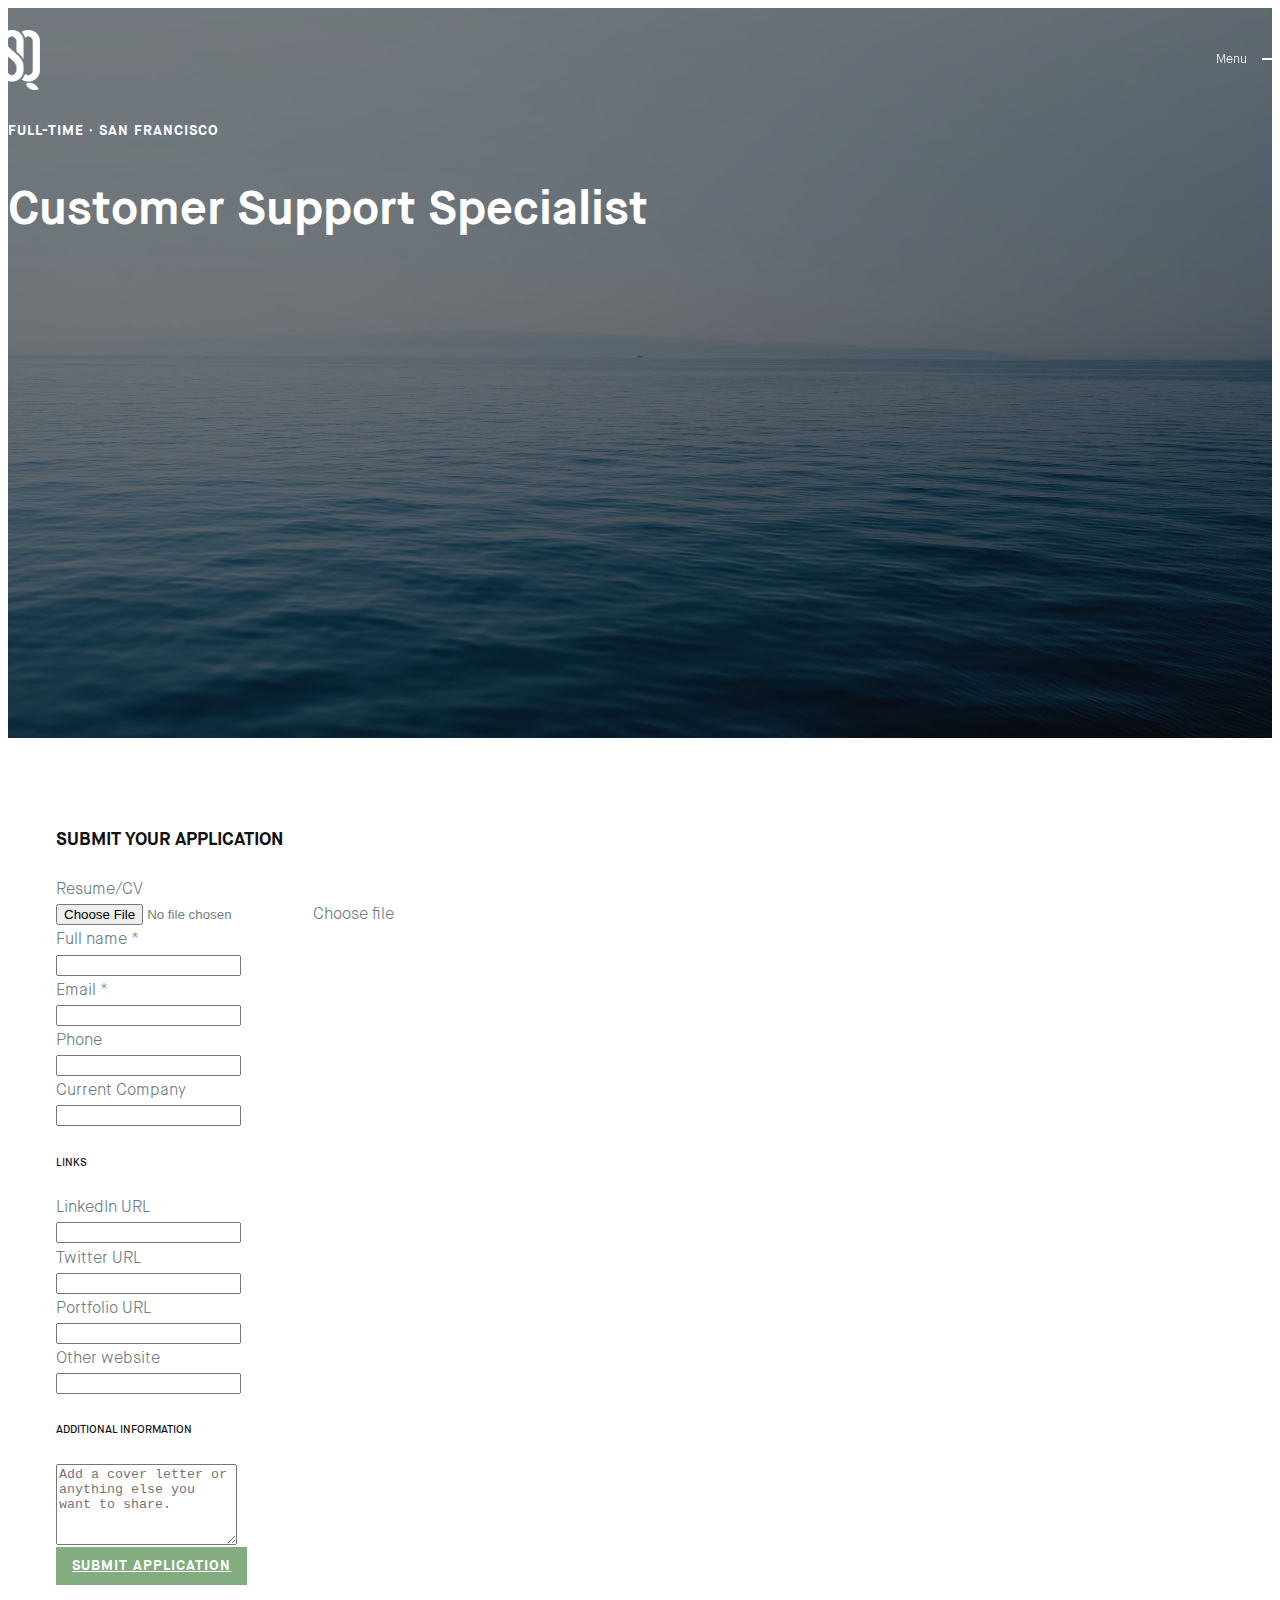
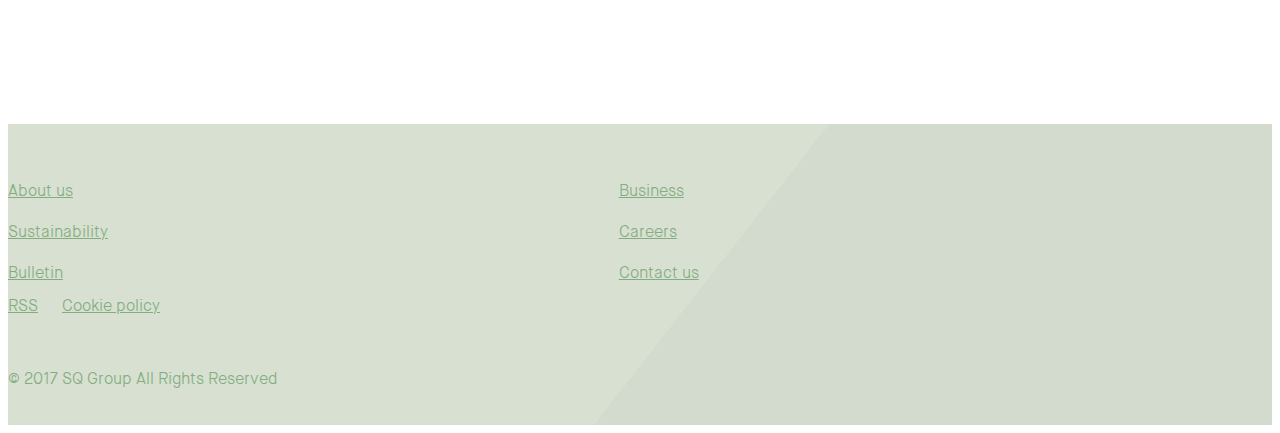
<file: apply-job.html>
<!doctype html>
<html lang="en">

<head>
    <!-- Required meta tags -->
    <meta charset="utf-8">
    <meta name="viewport" content="width=device-width, initial-scale=1, shrink-to-fit=no">
    <!-- ======= EMBED FAVICON ======= -->
    <link rel="apple-touch-icon" sizes="57x57" href="assets/images/favicon/apple-icon-57x57.png">
    <link rel="apple-touch-icon" sizes="60x60" href="assets/images/favicon/apple-icon-60x60.png">
    <link rel="apple-touch-icon" sizes="72x72" href="assets/images/favicon/apple-icon-72x72.png">
    <link rel="apple-touch-icon" sizes="76x76" href="assets/images/favicon/apple-icon-76x76.png">
    <link rel="apple-touch-icon" sizes="114x114" href="assets/images/favicon/apple-icon-114x114.png">
    <link rel="apple-touch-icon" sizes="120x120" href="assets/images/favicon/apple-icon-120x120.png">
    <link rel="apple-touch-icon" sizes="144x144" href="assets/images/favicon/apple-icon-144x144.png">
    <link rel="apple-touch-icon" sizes="152x152" href="assets/images/favicon/apple-icon-152x152.png">
    <link rel="apple-touch-icon" sizes="180x180" href="assets/images/favicon/apple-icon-180x180.png">
    <link rel="icon" type="image/png" sizes="192x192"  href="assets/images/favicon/android-icon-192x192.png">
    <link rel="icon" type="image/png" sizes="32x32" href="assets/images/favicon/favicon-32x32.png">
    <link rel="icon" type="image/png" sizes="96x96" href="assets/images/favicon/favicon-96x96.png">
    <link rel="icon" type="image/png" sizes="16x16" href="assets/images/favicon/favicon-16x16.png">
    <link rel="manifest" href="assets/images/favicon/manifest.json">
    <meta name="msapplication-TileColor" content="#ffffff">
    <meta name="msapplication-TileImage" content="assets/images/favicon/ms-icon-144x144.png">
    <meta name="theme-color" content="#ffffff">
    <!-- Bootstrap CSS -->
    <link rel="stylesheet" href="https://stackpath.bootstrapcdn.com/bootstrap/4.1.2/css/bootstrap.min.css" integrity="sha384-Smlep5jCw/wG7hdkwQ/Z5nLIefveQRIY9nfy6xoR1uRYBtpZgI6339F5dgvm/e9B" crossorigin="anonymous">
    <link rel="stylesheet" href="https://use.fontawesome.com/releases/v5.1.0/css/all.css" integrity="sha384-lKuwvrZot6UHsBSfcMvOkWwlCMgc0TaWr+30HWe3a4ltaBwTZhyTEggF5tJv8tbt" crossorigin="anonymous">
    <link rel="stylesheet" href="assets/css/style.css">

    <title>SQ Jobs</title>
</head>

<body class="menu-is-close">
    <nav class="site-navbar">
        <div class="site-navbar-in">
            <div class="container">
                <div class="site-navbar-inside">
                    <div class="menu-logo">
                        <a class="logo-base" href="index.html">
                            <img class="logo-white" width="40" src="assets/images/logo-white.png" alt="SQ">
                            <img class="logo-primary" width="40" src="assets/images/logo.png" alt="SQ">
                        </a>
                    </div>
                    <div class="menu-button">
                      <span class="close-text">Close </span>Menu
                    </div>
                </div>
            </div>
        </div>
        <div class="site-navigation">
            <div class="s-nav">
                <div class="container">
                    <div class="nav-trigger"></div>
                    <div class="nav-navigate">
                        <ul class="nav-main-menu">
                            <li><a href="">Knitwear</a></li>
                            <li><a href="">Lingerie</a></li>
                            <li><a href="">Shirts</a></li>
                            <li><a href="">Activewear</a></li>
                            <li><a href="">Support and Services</a></li>
                            <li><a href="">Company</a></li>
                            <li><a href="">People &amp; Careers</a></li>
                            <li><a href="">Find Us</a></li>
                        </ul>
                    </div>
                </div>
            </div>
        </div>
    </nav>
    <section class="page-hero  on-dark d-flex align-items-center" style="background-image: url('assets/images/bg/2.jpg');">
        <div class="container relative">            
            <div class="row">
                <div class="col-md-12 col-lg-11 col-xl-10 text-center ml-auto mr-auto">
                    <div class="page-label">Full-time ∙ San Francisco</div>
                    <h1 class="hero-heading mb-4">
                        Customer Support Specialist
                    </h1>
                </div>
            </div>
        </div>
    </section>
    <main>
        <div class="section pt-0">
            <div class="container container-medium">
                <div class="job-apply-block">
                    <form action="">
                        <div class="widget-job-details">
                            <h4 class="mb-4">SUBMIT YOUR APPLICATION</h4>
                            <div class="form-group row">
                                <label class="col-sm-4 col-lg-3 col-form-label">Resume/CV</label>
                                <div class="col-sm-8 col-lg-9">
                                    <div class="custom-file">
                                        <input type="file" class="custom-file-input" id="customFile">
                                        <label class="custom-file-label" for="customFile">Choose file</label>
                                    </div>
                                </div>
                            </div>
                            <div class="form-group row">
                                <label for="inputName" class="col-sm-4 col-lg-3 col-form-label has-needed">Full name</label>
                                <div class="col-sm-8 col-lg-9">
                                    <input type="text" class="form-control" id="inputName">
                                </div>
                            </div>
                            <div class="form-group row">
                                <label for="inputEmail" class="col-sm-4 col-lg-3 col-form-label has-needed">Email</label>
                                <div class="col-sm-8 col-lg-9">
                                    <input type="email" class="form-control" id="inputEmail">
                                </div>
                            </div>
                            <div class="form-group row">
                                <label for="inputPhone" class="col-sm-4 col-lg-3 col-form-label">Phone</label>
                                <div class="col-sm-8 col-lg-9">
                                    <input type="text" class="form-control" id="inputPhone">
                                </div>
                            </div>
                            <div class="form-group row">
                                <label for="inputCcompany" class="col-sm-4 col-lg-3 col-form-label">Current Company</label>
                                <div class="col-sm-8 col-lg-9">
                                    <input type="text" class="form-control" id="inputCcompany">
                                </div>
                            </div>
                            <h6 class="my-4">LINKS</h6>
                            <div class="form-group row">
                                <label for="inputLinkedin" class="col-sm-4 col-lg-3 col-form-label">LinkedIn URL</label>
                                <div class="col-sm-8 col-lg-9">
                                    <input type="text" class="form-control" id="inputLinkedin">
                                </div>
                            </div>
                            <div class="form-group row">
                                <label for="inputTwitter" class="col-sm-4 col-lg-3 col-form-label">Twitter URL</label>
                                <div class="col-sm-8 col-lg-9">
                                    <input type="text" class="form-control" id="inputTwitter">
                                </div>
                            </div>
                            <div class="form-group row">
                                <label for="inputPortfolio" class="col-sm-4 col-lg-3 col-form-label">Portfolio URL</label>
                                <div class="col-sm-8 col-lg-9">
                                    <input type="text" class="form-control" id="inputPortfolio">
                                </div>
                            </div>
                            <div class="form-group row">
                                <label for="inputOtherWeb" class="col-sm-4 col-lg-3 col-form-label">Other website</label>
                                <div class="col-sm-8 col-lg-9">
                                    <input type="text" class="form-control" id="inputOtherWeb">
                                </div>
                            </div>
                            <h6 class="my-5">ADDITIONAL INFORMATION</h6>
                            <div class="form-group row">
                                <div class="col-sm-12 col-lg-12">
                                    <textarea id="" rows="5" class="form-control" placeholder="Add a cover letter or anything else you want to share."></textarea>
                                </div>
                            </div>
                        </div>
                        <div class="text-right mt-4">
                            <a href="" class="btn btn-primary btn-site">Submit Application</a>
                        </div>
                    </form>
                </div>
            </div>
        </div>
        

    </main>
    <!-- ======= START FOOTER ======= -->
    <footer class="footer">
        <div class="container relative">
            <div class="footer-container">
                <div class="row">
                    <div class="col-md-6">
                        <ul class="footer-nav">
                            <li><a href="">About us</a></li>
                            <li><a href="">Business</a></li>
                            <li><a href="">Sustainability</a></li>
                            <li><a href="">Careers</a></li>
                            <li><a href="">Bulletin</a></li>
                            <li><a href="">Contact us</a></li>
                        </ul>
                    </div>
                    <div class="col-md-6 text-md-right">
                        <div class="clearfix">
                            <ul class="footer-socials float-md-right">
                                <li><a href=""><i class="ion-social-facebook-outline"></i></a></li>
                                <li><a href=""><i class="ion-social-twitter-outline"></i></a></li>
                                <li><a href=""><i class="ion-social-linkedin-outline"></i></a></li>
                                <li><a href=""><i class="ion-ios-email-outline"></i></a></li>
                            </ul>
                        </div>
                        <div class="footer-metalink">
                            <a href="">RSS</a>
                            <a href="">Cookie policy</a>
                        </div>
                        <span class="copyright">&copy; 2017 SQ Group All Rights Reserved</span>
                    </div>
                </div>
            </div>
        </div>
    </footer>
    <!-- ======= END FOOTER ======= -->
    <!-- Optional JavaScript -->
    <!-- jQuery first, then Popper.js, then Bootstrap JS -->
    <script src="https://code.jquery.com/jquery-3.3.1.min.js" crossorigin="anonymous"></script>
    <script src="https://cdnjs.cloudflare.com/ajax/libs/popper.js/1.14.3/umd/popper.min.js" integrity="sha384-ZMP7rVo3mIykV+2+9J3UJ46jBk0WLaUAdn689aCwoqbBJiSnjAK/l8WvCWPIPm49" crossorigin="anonymous"></script>
    <script src="https://stackpath.bootstrapcdn.com/bootstrap/4.1.2/js/bootstrap.min.js" integrity="sha384-o+RDsa0aLu++PJvFqy8fFScvbHFLtbvScb8AjopnFD+iEQ7wo/CG0xlczd+2O/em" crossorigin="anonymous"></script>
    <script src="assets/js/script.js"></script>
</body>

</html>
</file>
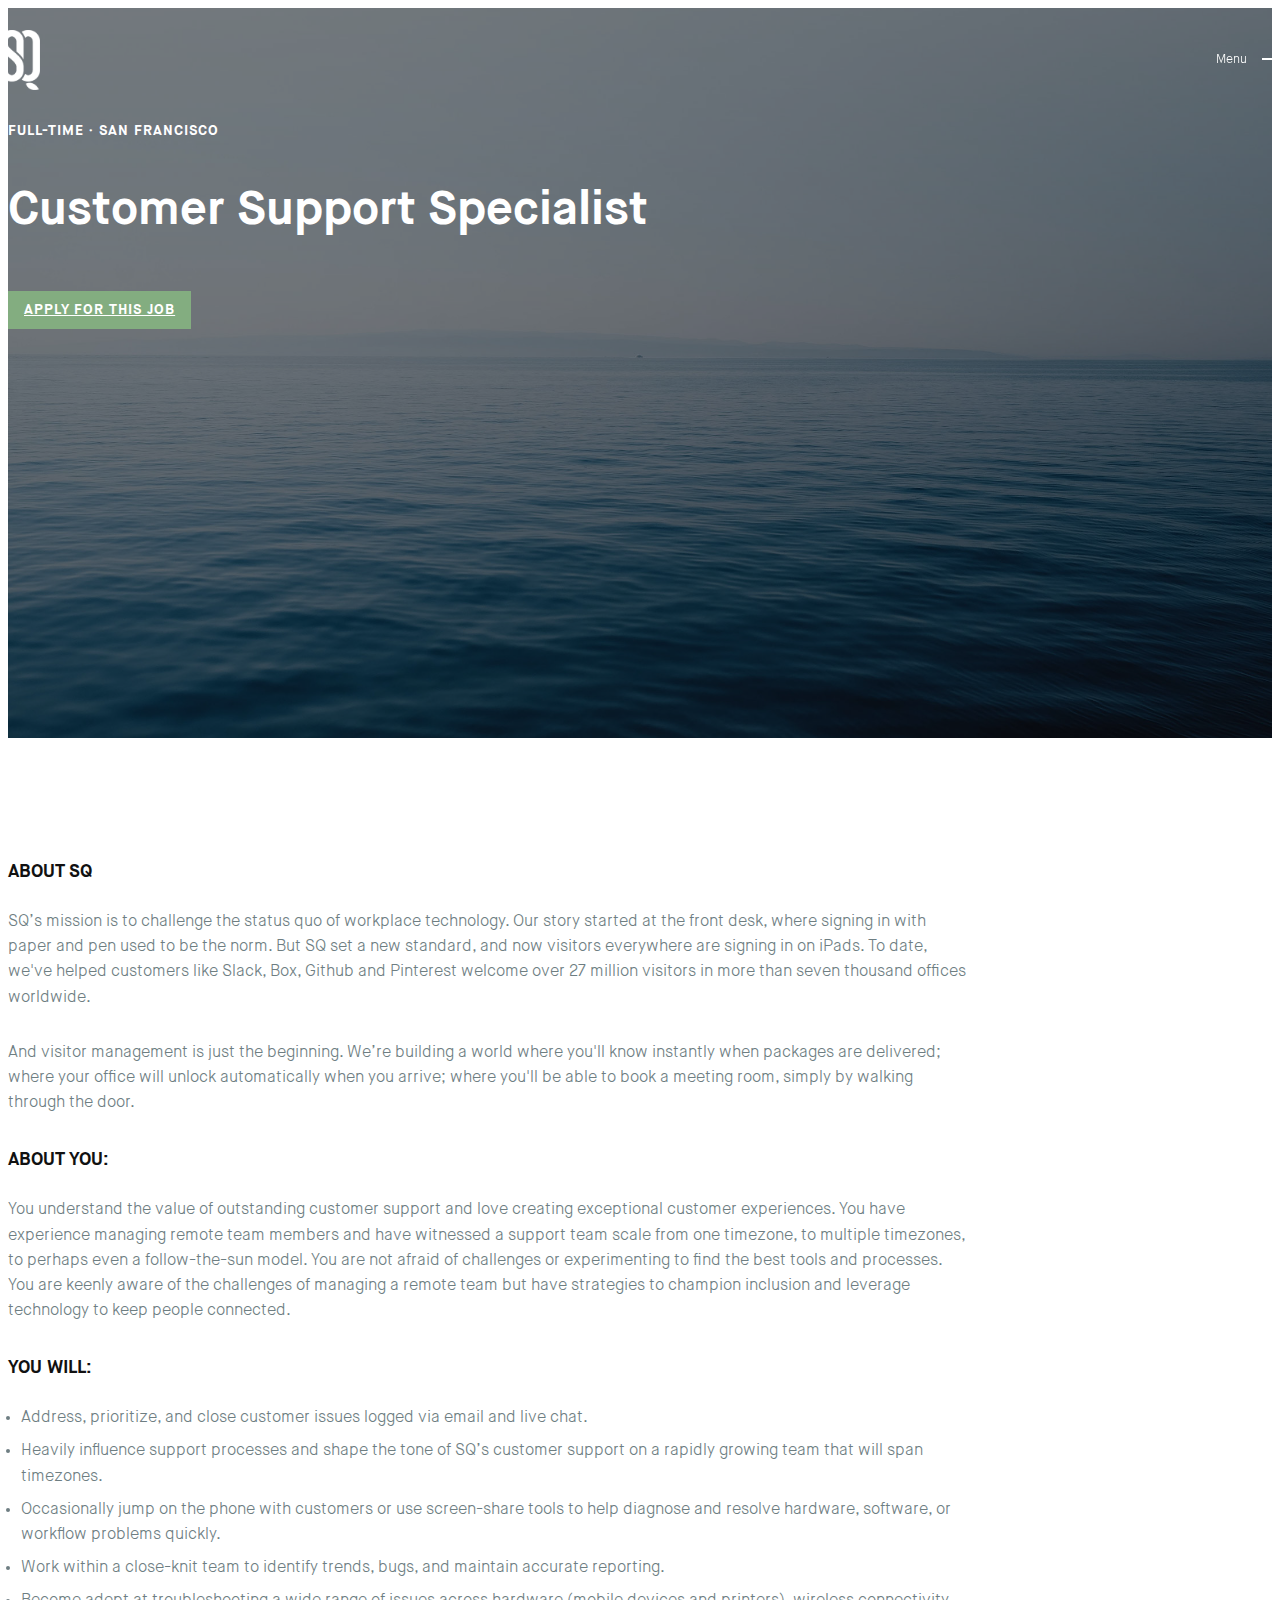
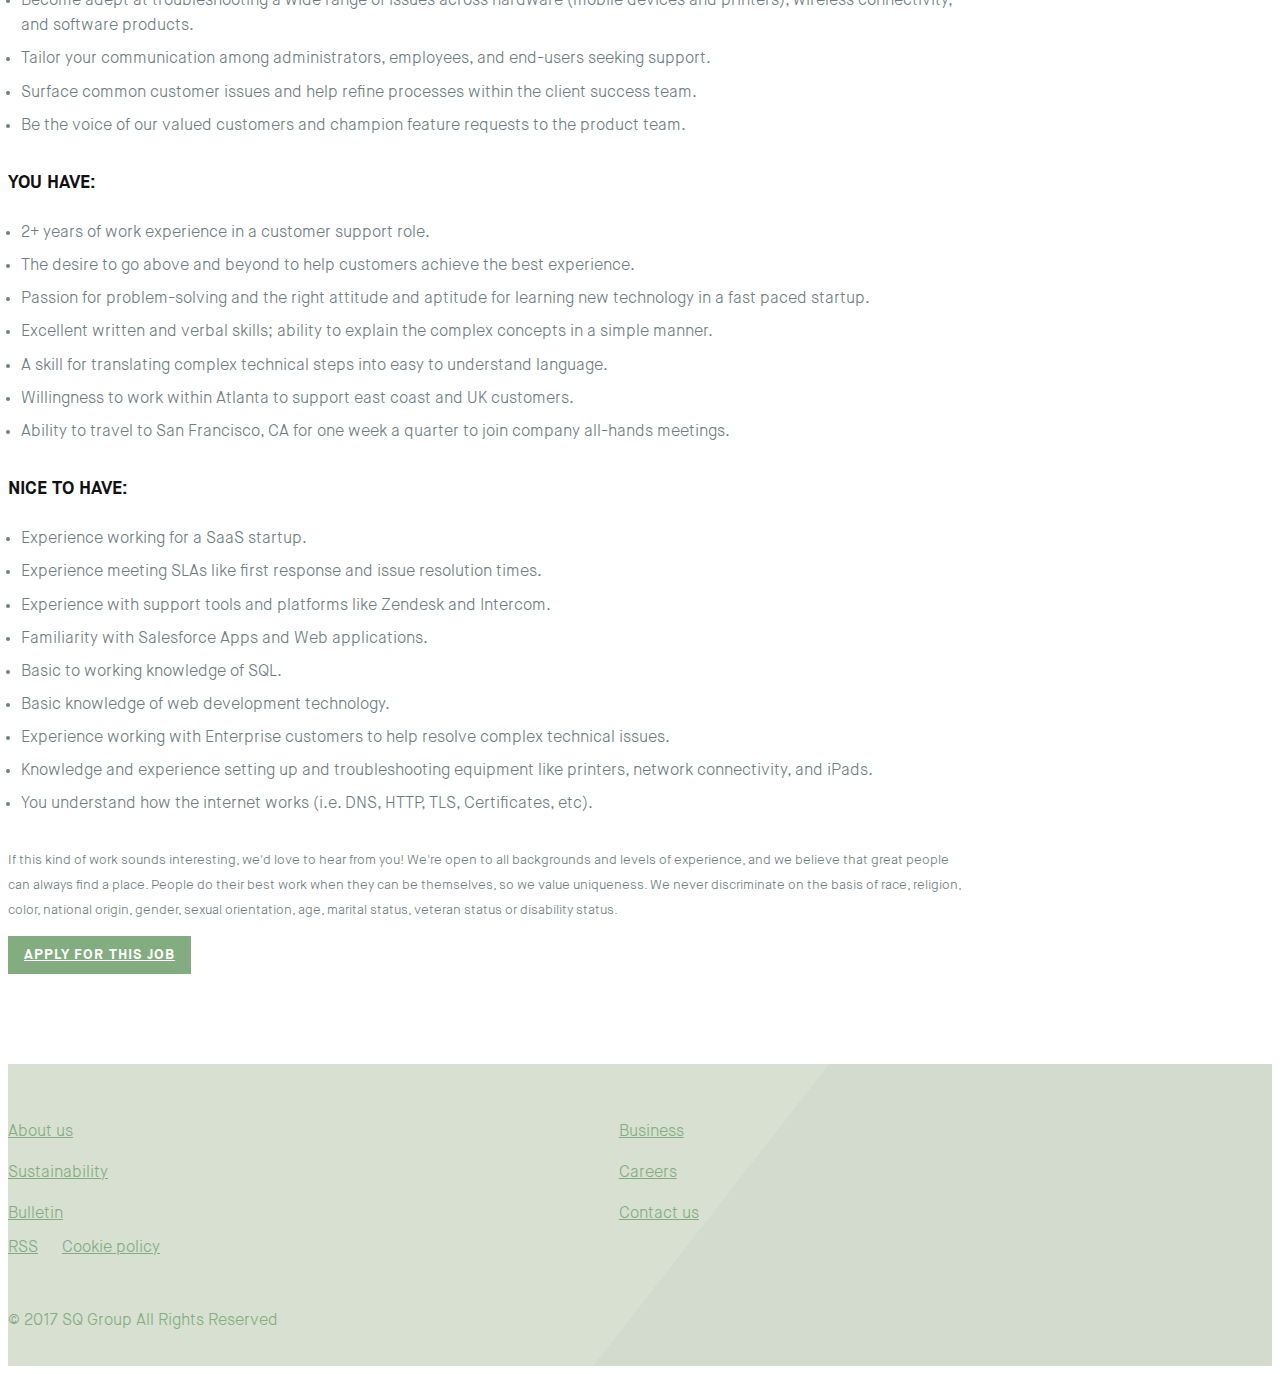
<file: job-details.html>
<!doctype html>
<html lang="en">

<head>
    <!-- Required meta tags -->
    <meta charset="utf-8">
    <meta name="viewport" content="width=device-width, initial-scale=1, shrink-to-fit=no">
    <!-- ======= EMBED FAVICON ======= -->
    <link rel="apple-touch-icon" sizes="57x57" href="assets/images/favicon/apple-icon-57x57.png">
    <link rel="apple-touch-icon" sizes="60x60" href="assets/images/favicon/apple-icon-60x60.png">
    <link rel="apple-touch-icon" sizes="72x72" href="assets/images/favicon/apple-icon-72x72.png">
    <link rel="apple-touch-icon" sizes="76x76" href="assets/images/favicon/apple-icon-76x76.png">
    <link rel="apple-touch-icon" sizes="114x114" href="assets/images/favicon/apple-icon-114x114.png">
    <link rel="apple-touch-icon" sizes="120x120" href="assets/images/favicon/apple-icon-120x120.png">
    <link rel="apple-touch-icon" sizes="144x144" href="assets/images/favicon/apple-icon-144x144.png">
    <link rel="apple-touch-icon" sizes="152x152" href="assets/images/favicon/apple-icon-152x152.png">
    <link rel="apple-touch-icon" sizes="180x180" href="assets/images/favicon/apple-icon-180x180.png">
    <link rel="icon" type="image/png" sizes="192x192"  href="assets/images/favicon/android-icon-192x192.png">
    <link rel="icon" type="image/png" sizes="32x32" href="assets/images/favicon/favicon-32x32.png">
    <link rel="icon" type="image/png" sizes="96x96" href="assets/images/favicon/favicon-96x96.png">
    <link rel="icon" type="image/png" sizes="16x16" href="assets/images/favicon/favicon-16x16.png">
    <link rel="manifest" href="assets/images/favicon/manifest.json">
    <meta name="msapplication-TileColor" content="#ffffff">
    <meta name="msapplication-TileImage" content="assets/images/favicon/ms-icon-144x144.png">
    <meta name="theme-color" content="#ffffff">
    <!-- Bootstrap CSS -->
    <link rel="stylesheet" href="https://stackpath.bootstrapcdn.com/bootstrap/4.1.2/css/bootstrap.min.css" integrity="sha384-Smlep5jCw/wG7hdkwQ/Z5nLIefveQRIY9nfy6xoR1uRYBtpZgI6339F5dgvm/e9B" crossorigin="anonymous">
    <link rel="stylesheet" href="https://use.fontawesome.com/releases/v5.1.0/css/all.css" integrity="sha384-lKuwvrZot6UHsBSfcMvOkWwlCMgc0TaWr+30HWe3a4ltaBwTZhyTEggF5tJv8tbt" crossorigin="anonymous">
    <link rel="stylesheet" href="assets/css/style.css">

    <title>SQ Jobs</title>
</head>

<body class="menu-is-close">
    <nav class="site-navbar">
        <div class="site-navbar-in">
            <div class="container">
                <div class="site-navbar-inside">
                    <div class="menu-logo">
                        <a class="logo-base" href="index.html">
                            <img class="logo-white" width="40" src="assets/images/logo-white.png" alt="SQ">
                            <img class="logo-primary" width="40" src="assets/images/logo.png" alt="SQ">
                        </a>
                    </div>
                    <div class="menu-button">
                      <span class="close-text">Close </span>Menu
                    </div>
                </div>
            </div>
        </div>
        <div class="site-navigation">
            <div class="s-nav">
                <div class="container">
                    <div class="nav-trigger"></div>
                    <div class="nav-navigate">
                        <ul class="nav-main-menu">
                            <li><a href="">Knitwear</a></li>
                            <li><a href="">Lingerie</a></li>
                            <li><a href="">Shirts</a></li>
                            <li><a href="">Activewear</a></li>
                            <li><a href="">Support and Services</a></li>
                            <li><a href="">Company</a></li>
                            <li><a href="">People &amp; Careers</a></li>
                            <li><a href="">Find Us</a></li>
                        </ul>
                    </div>
                </div>
            </div>
        </div>
    </nav>
    <section class="page-hero  on-dark d-flex align-items-center" style="background-image: url('assets/images/bg/2.jpg');">
        <div class="container relative">            
            <div class="row">
                <div class="col-md-12 col-lg-11 col-xl-10 text-center ml-auto mr-auto">
                    <div class="page-label">Full-time ∙ San Francisco</div>
                    <h1 class="hero-heading mb-4">
                        Customer Support Specialist
                    </h1>

                    <div>
                        <a href="apply-job.html" class="btn btn-primary btn-site">Apply for this job <i class="fas fa-angle-right ml-1"></i></a>
                    </div>
                </div>
            </div>
        </div>
    </section>
    <main>
        <div class="section">

            <div class="container container-medium">
                <div class="widget-job-details">
                    <h4>About SQ</h4>
                    <p>
                        SQ’s mission is to challenge the status quo of workplace technology. Our story started at the front desk, where signing in with paper and pen used to be the norm. But SQ set a new standard, and now visitors everywhere are signing in on iPads. To date, we've helped customers like Slack, Box, Github and Pinterest welcome over 27 million visitors in more than seven thousand offices worldwide.
                    </p>
                    <p>
                        And visitor management is just the beginning. We’re building a world where you'll know instantly when packages are delivered; where your office will unlock automatically when you arrive; where you'll be able to book a meeting room, simply by walking through the door.  
                    </p>
                    <h4>ABOUT YOU:</h4>
                    <p>
                        You understand the value of outstanding customer support and love creating exceptional customer experiences. You have experience managing remote team members and have witnessed a support team scale from one timezone, to multiple timezones, to perhaps even a follow-the-sun model. You are not afraid of challenges or experimenting to find the best tools and processes. You are keenly aware of the challenges of managing a remote team but have strategies to champion inclusion and leverage technology to keep people connected.
                    </p>
                    <h4>You Will:</h4>
                    <ul>
                        <li>Address, prioritize, and close customer issues logged via email and live chat.</li>
                        <li>Heavily influence support processes and shape the tone of SQ’s customer support on a rapidly growing team that will span timezones.</li>
                        <li>Occasionally jump on the phone with customers or use screen-share tools to help diagnose and resolve hardware, software, or workflow problems quickly.</li>
                        <li>Work within a close-knit team to identify trends, bugs, and maintain accurate reporting.</li>
                        <li>Become adept at troubleshooting a wide range of issues across hardware (mobile devices and printers), wireless connectivity, and software products.</li>
                        <li>
                            Tailor your communication among administrators, employees, and end-users seeking support.
                        </li>
                        <li>Surface common customer issues and help refine processes within the client success team.</li>
                        <li>Be the voice of our valued customers and champion feature requests to the product team.</li>
                    </ul>
                    <h4>You Have:</h4>
                    <ul>
                        <li>2+ years of work experience in a customer support role.</li>
                        <li>The desire to go above and beyond to help customers achieve the best experience.</li>
                        <li>Passion for problem-solving and the right attitude and aptitude for learning new technology in a fast paced startup.</li>
                        <li>Excellent written and verbal skills; ability to explain the complex concepts in a simple manner.</li>
                        <li>A skill for translating complex technical steps into easy to understand language.</li>
                        <li>Willingness to work within Atlanta to support east coast and UK customers.</li>
                        <li>Ability to travel to San Francisco, CA for one week a quarter to join company all-hands meetings.</li>
                    </ul>
                    <h4>Nice to Have:</h4>
                    <ul>
                        <li>Experience working for a SaaS startup.</li>
                        <li>Experience meeting SLAs like first response and issue resolution times.</li>
                        <li>Experience with support tools and platforms like Zendesk and Intercom.</li>
                        <li>Familiarity with Salesforce Apps and Web applications.</li>
                        <li>Basic to working knowledge of SQL.</li>
                        <li>Basic knowledge of web development technology.</li>
                        <li>Experience working with Enterprise customers to help resolve complex technical issues.</li>
                        <li>Knowledge and experience setting up and troubleshooting equipment like printers, network connectivity, and iPads.</li>
                        <li>You understand how the internet works (i.e. DNS, HTTP, TLS, Certificates, etc).</li>
                    </ul>
                </div>
                <p class="mb-5">
                    <small>
                        If this kind of work sounds interesting, we'd love to hear from you! We're open to all backgrounds and levels of experience, and we believe that great people can always find a place. People do their best work when they can be themselves, so we value uniqueness. We never discriminate on the basis of race, religion, color, national origin, gender, sexual orientation, age, marital status, veteran status or disability status.
                    </small>
                </p>
                <div>
                    <a href="apply-job.html" class="btn btn-primary btn-site">Apply for this job <i class="fas fa-angle-right ml-1"></i></a>
                </div>
            </div>
        </div>
        

    </main>
    <!-- ======= START FOOTER ======= -->
    <footer class="footer">
        <div class="container relative">
            <div class="footer-container">
                <div class="row">
                    <div class="col-md-6">
                        <ul class="footer-nav">
                            <li><a href="">About us</a></li>
                            <li><a href="">Business</a></li>
                            <li><a href="">Sustainability</a></li>
                            <li><a href="">Careers</a></li>
                            <li><a href="">Bulletin</a></li>
                            <li><a href="">Contact us</a></li>
                        </ul>
                    </div>
                    <div class="col-md-6 text-md-right">
                        <div class="clearfix">
                            <ul class="footer-socials float-md-right">
                                <li><a href=""><i class="ion-social-facebook-outline"></i></a></li>
                                <li><a href=""><i class="ion-social-twitter-outline"></i></a></li>
                                <li><a href=""><i class="ion-social-linkedin-outline"></i></a></li>
                                <li><a href=""><i class="ion-ios-email-outline"></i></a></li>
                            </ul>
                        </div>
                        <div class="footer-metalink">
                            <a href="">RSS</a>
                            <a href="">Cookie policy</a>
                        </div>
                        <span class="copyright">&copy; 2017 SQ Group All Rights Reserved</span>
                    </div>
                </div>
            </div>
        </div>
    </footer>
    <!-- ======= END FOOTER ======= -->
    <!-- Optional JavaScript -->
    <!-- jQuery first, then Popper.js, then Bootstrap JS -->
    <script src="https://code.jquery.com/jquery-3.3.1.min.js" crossorigin="anonymous"></script>
    <script src="https://cdnjs.cloudflare.com/ajax/libs/popper.js/1.14.3/umd/popper.min.js" integrity="sha384-ZMP7rVo3mIykV+2+9J3UJ46jBk0WLaUAdn689aCwoqbBJiSnjAK/l8WvCWPIPm49" crossorigin="anonymous"></script>
    <script src="https://stackpath.bootstrapcdn.com/bootstrap/4.1.2/js/bootstrap.min.js" integrity="sha384-o+RDsa0aLu++PJvFqy8fFScvbHFLtbvScb8AjopnFD+iEQ7wo/CG0xlczd+2O/em" crossorigin="anonymous"></script>
    <script src="assets/js/script.js"></script>
</body>

</html>
</file>
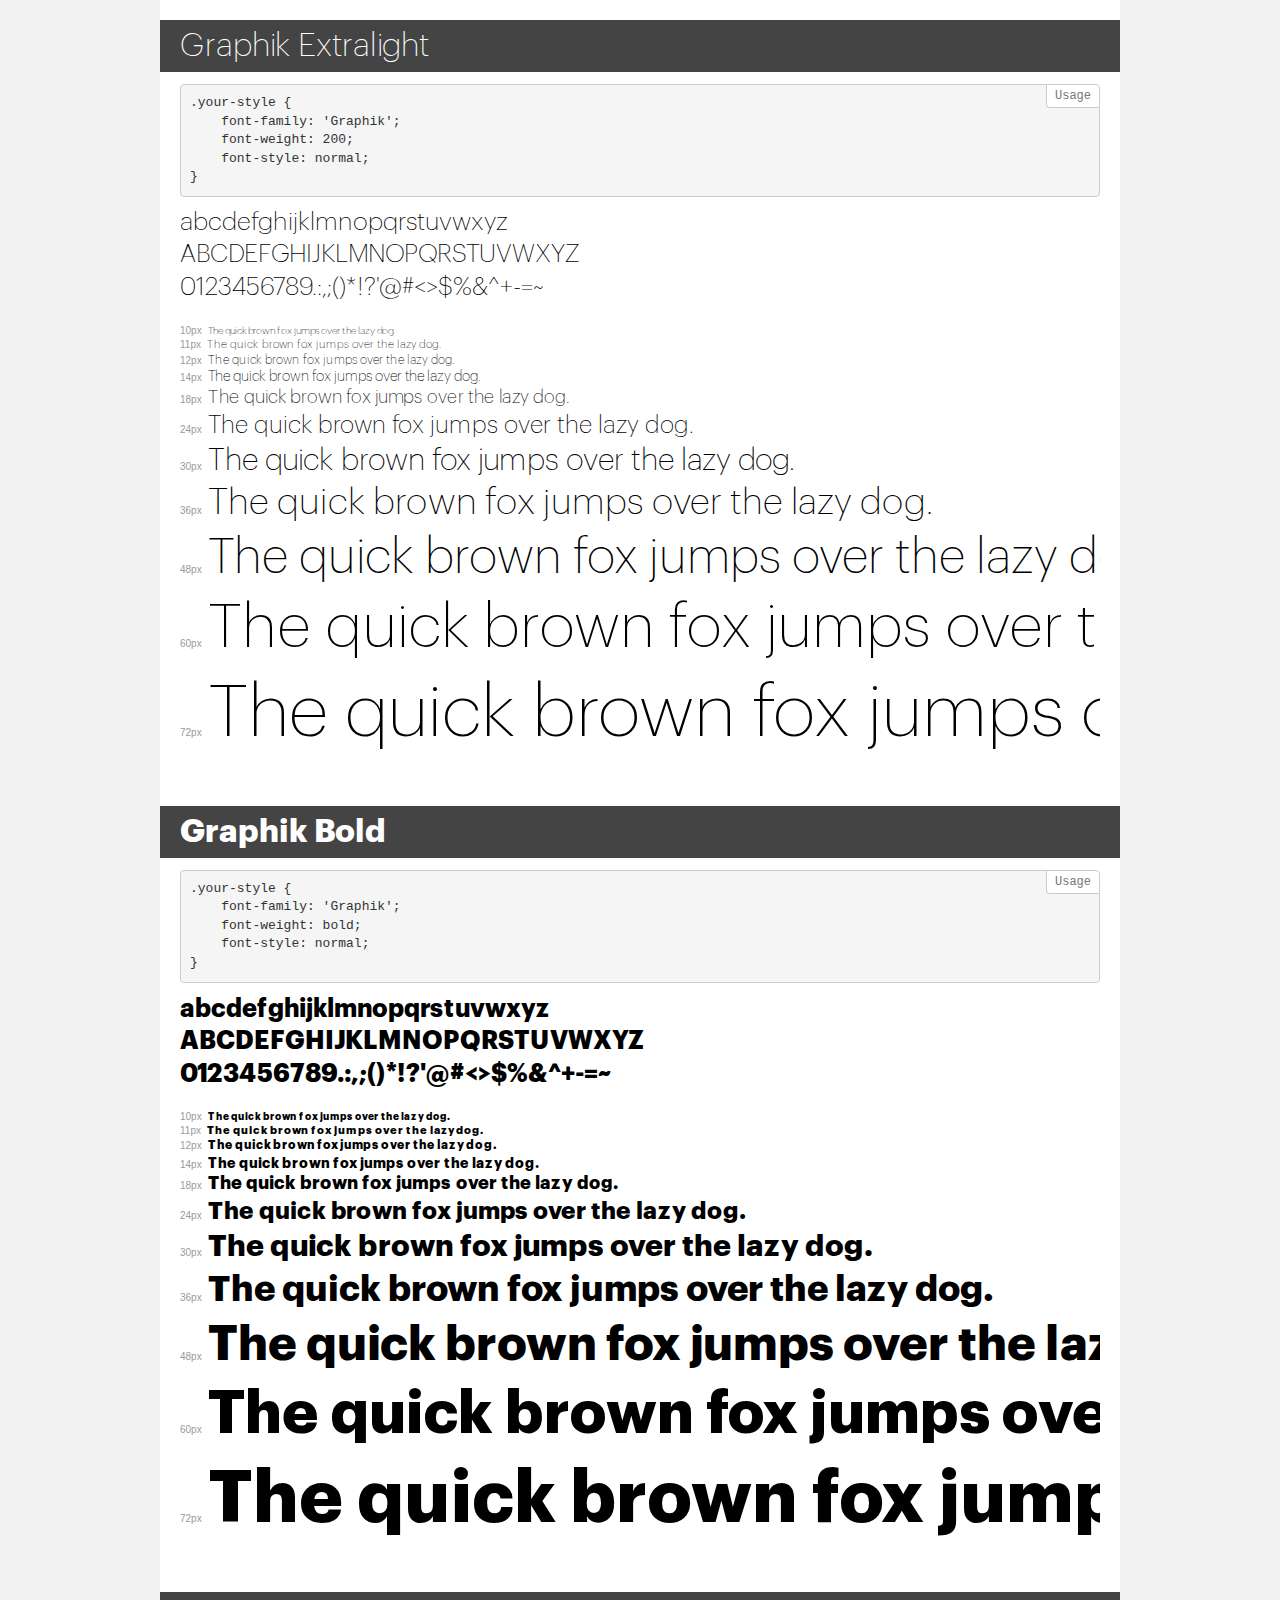
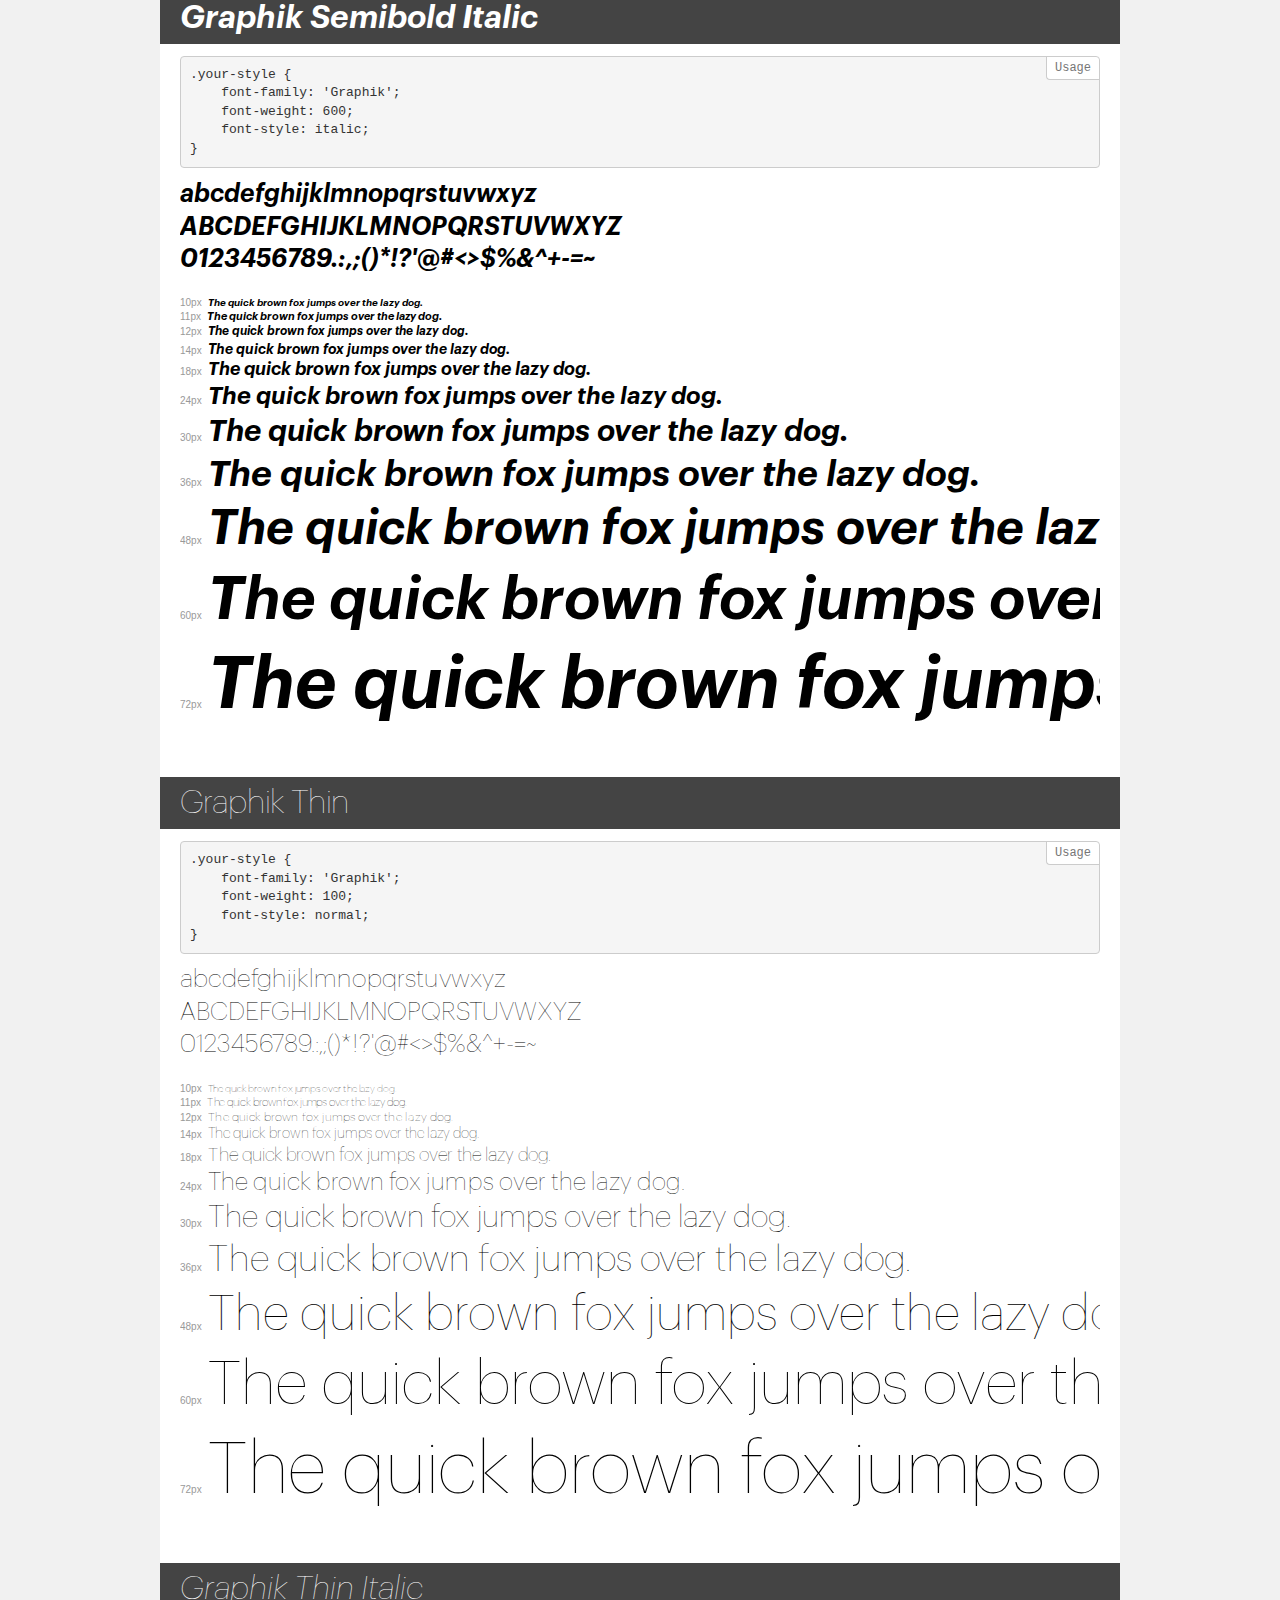
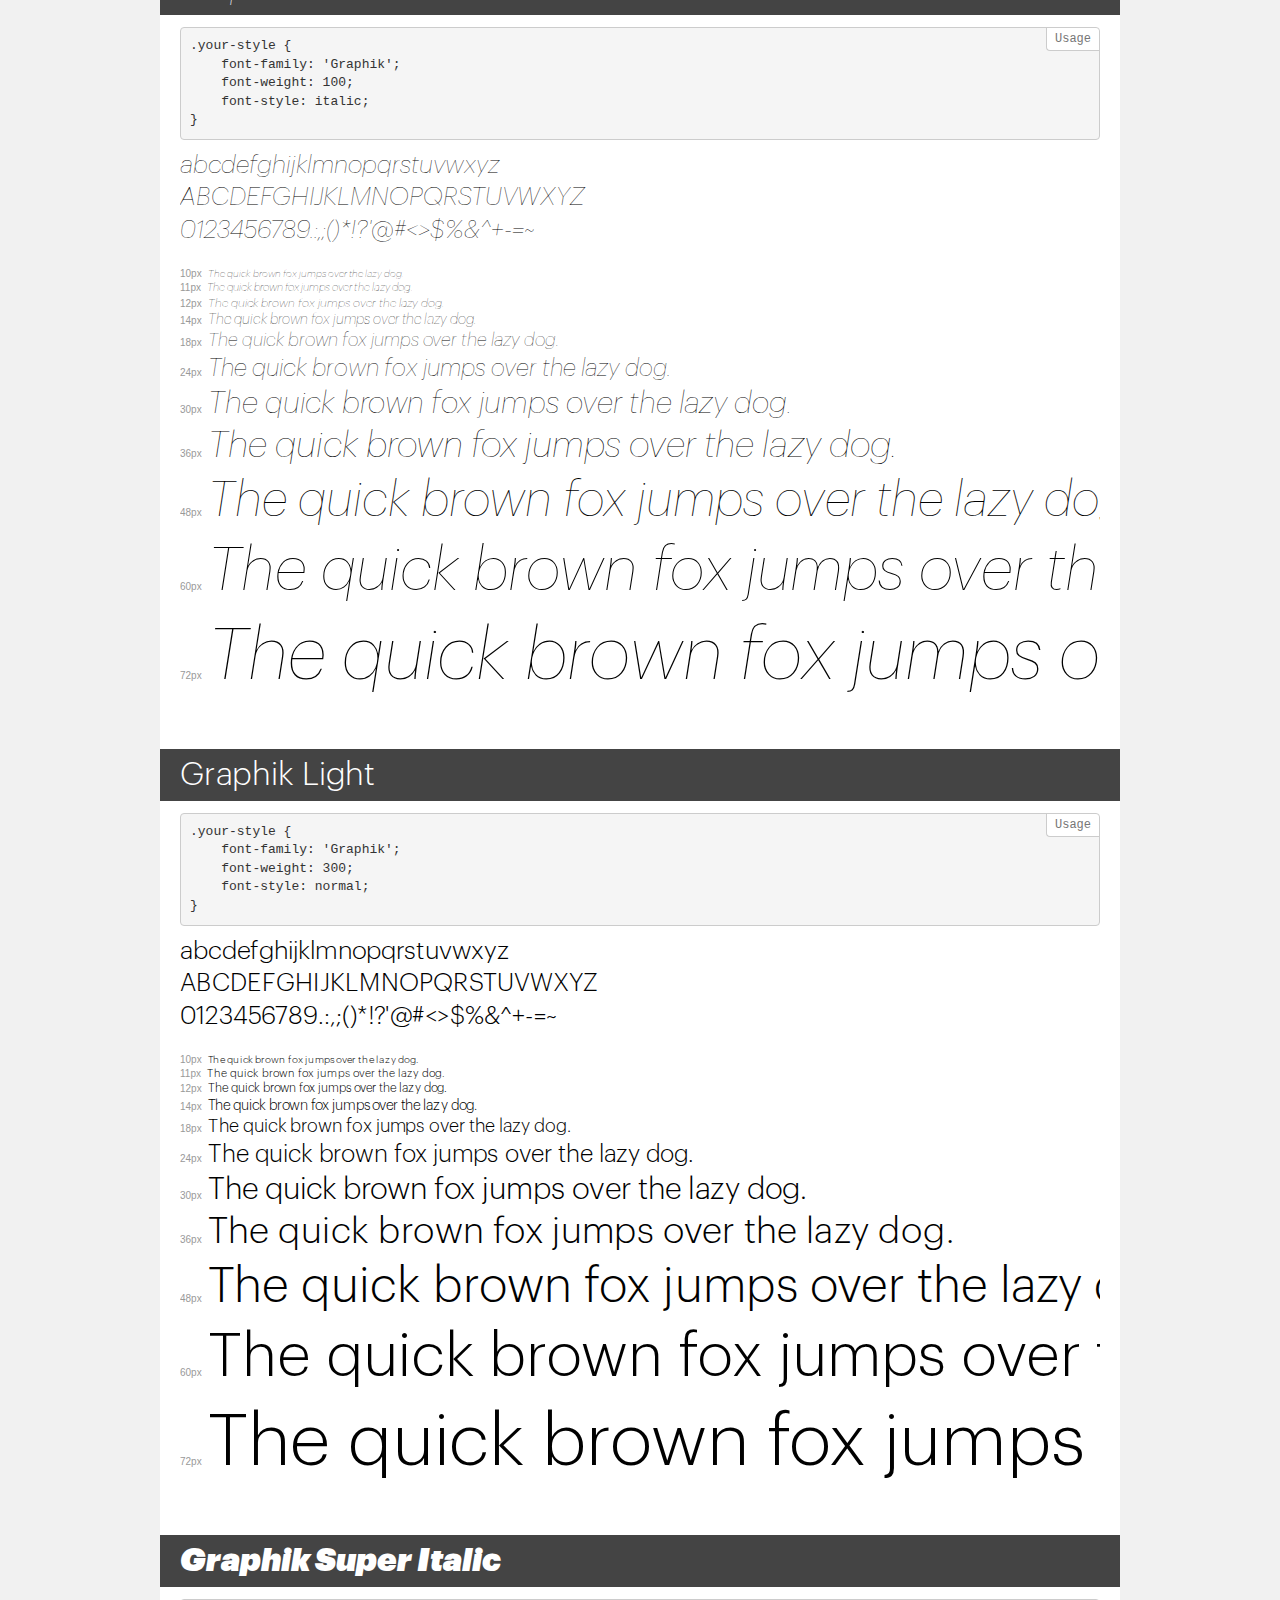
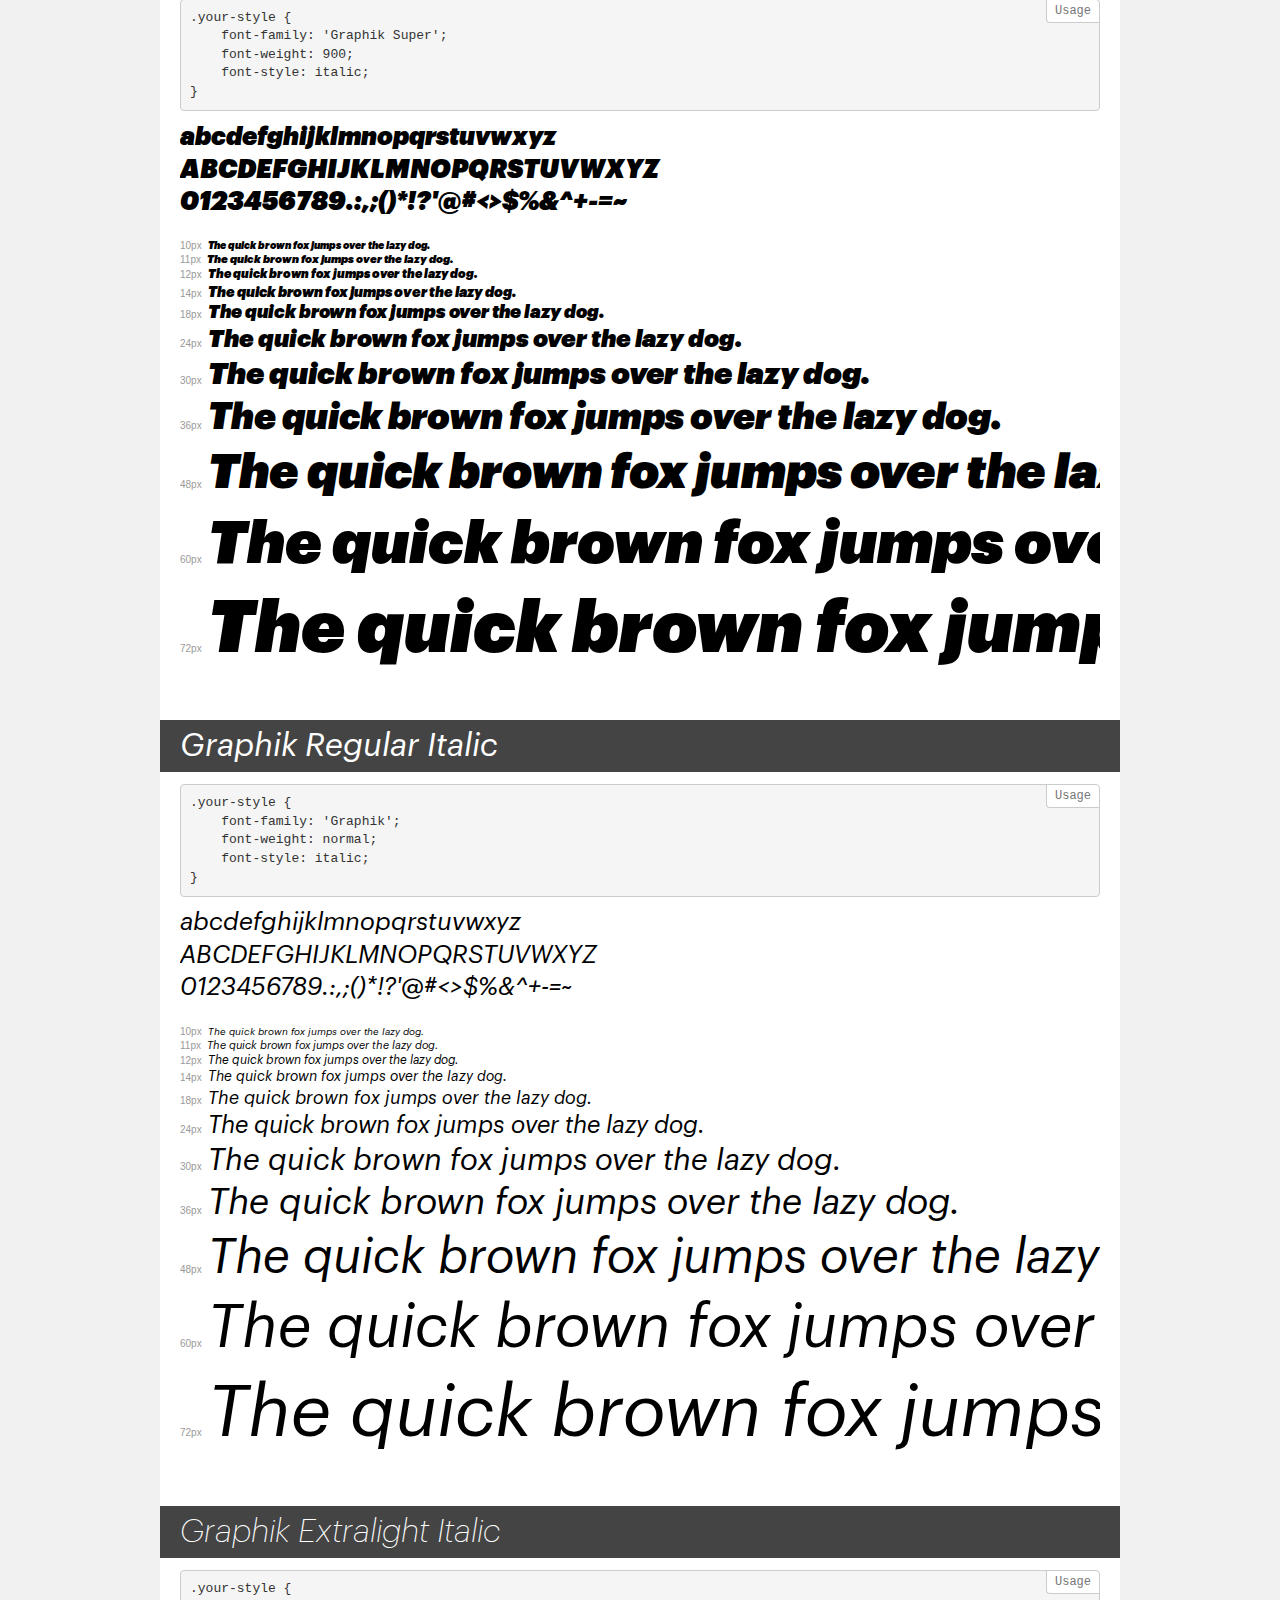
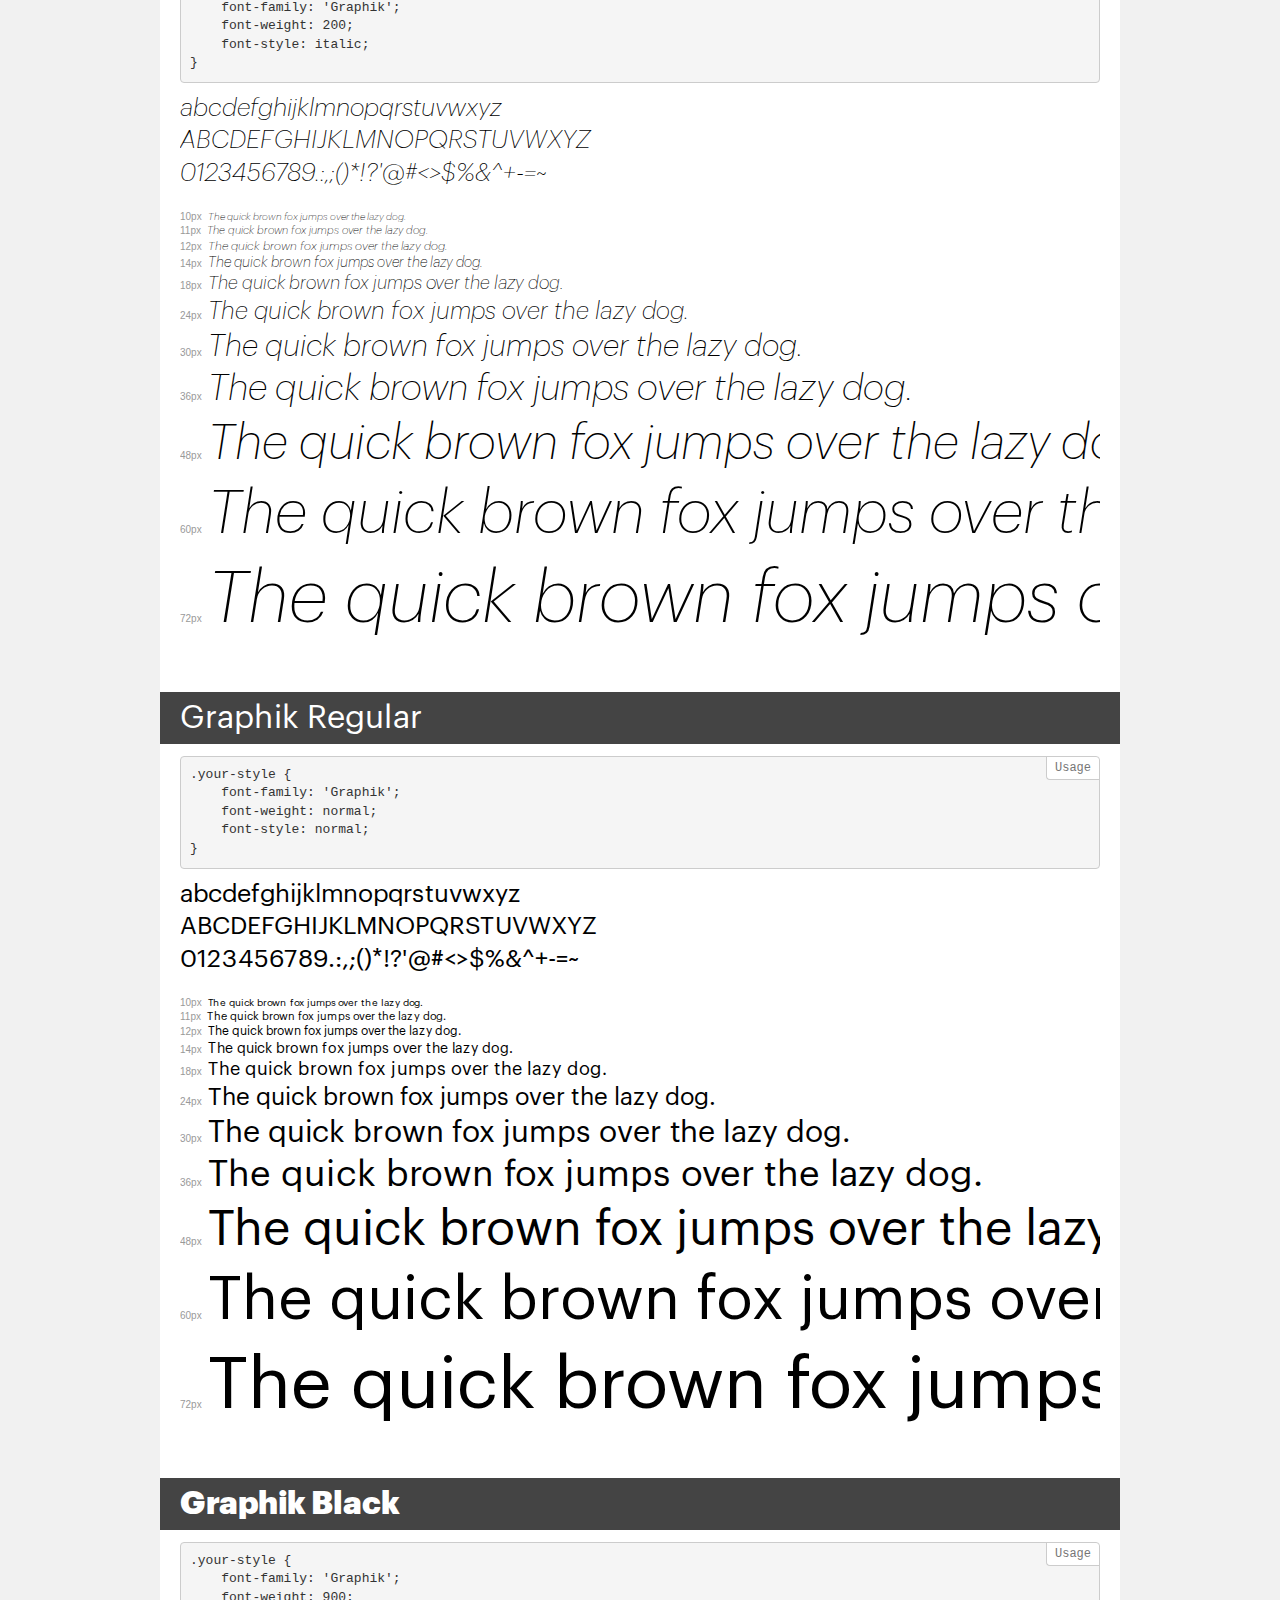
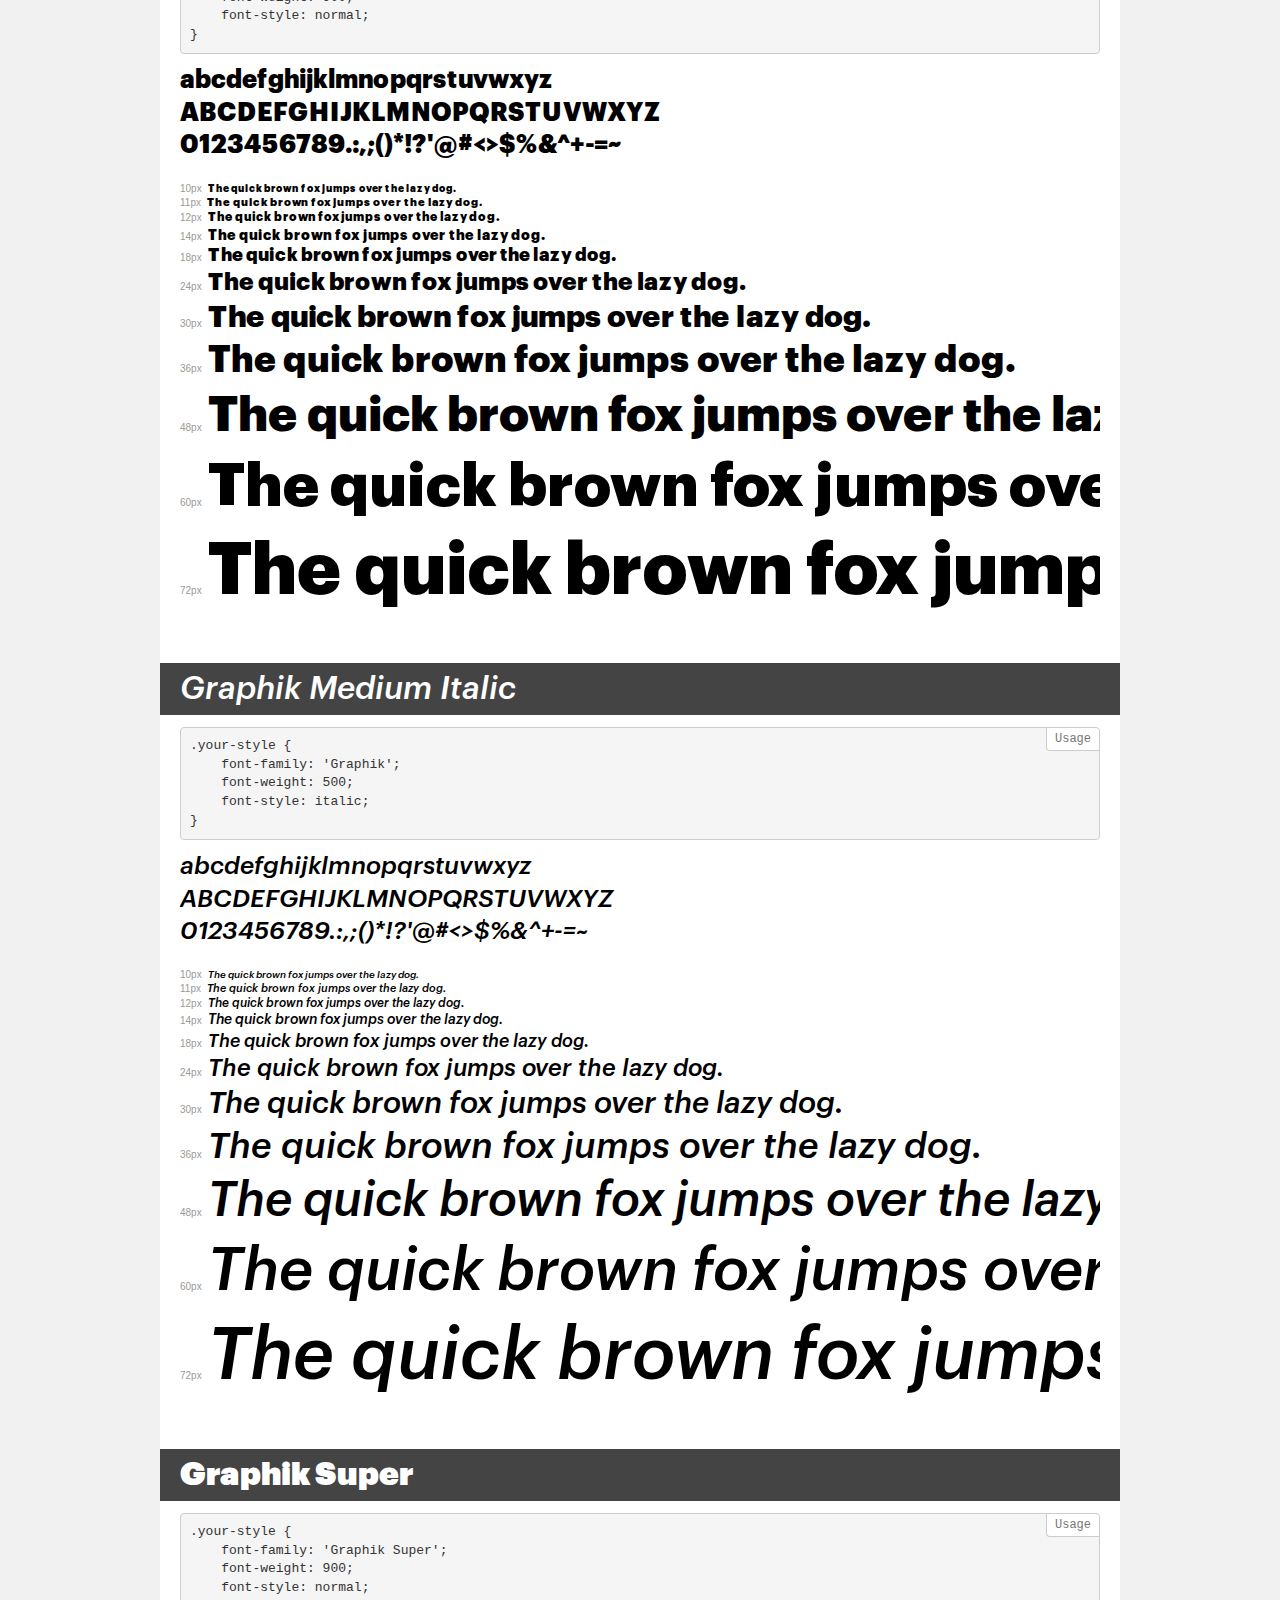
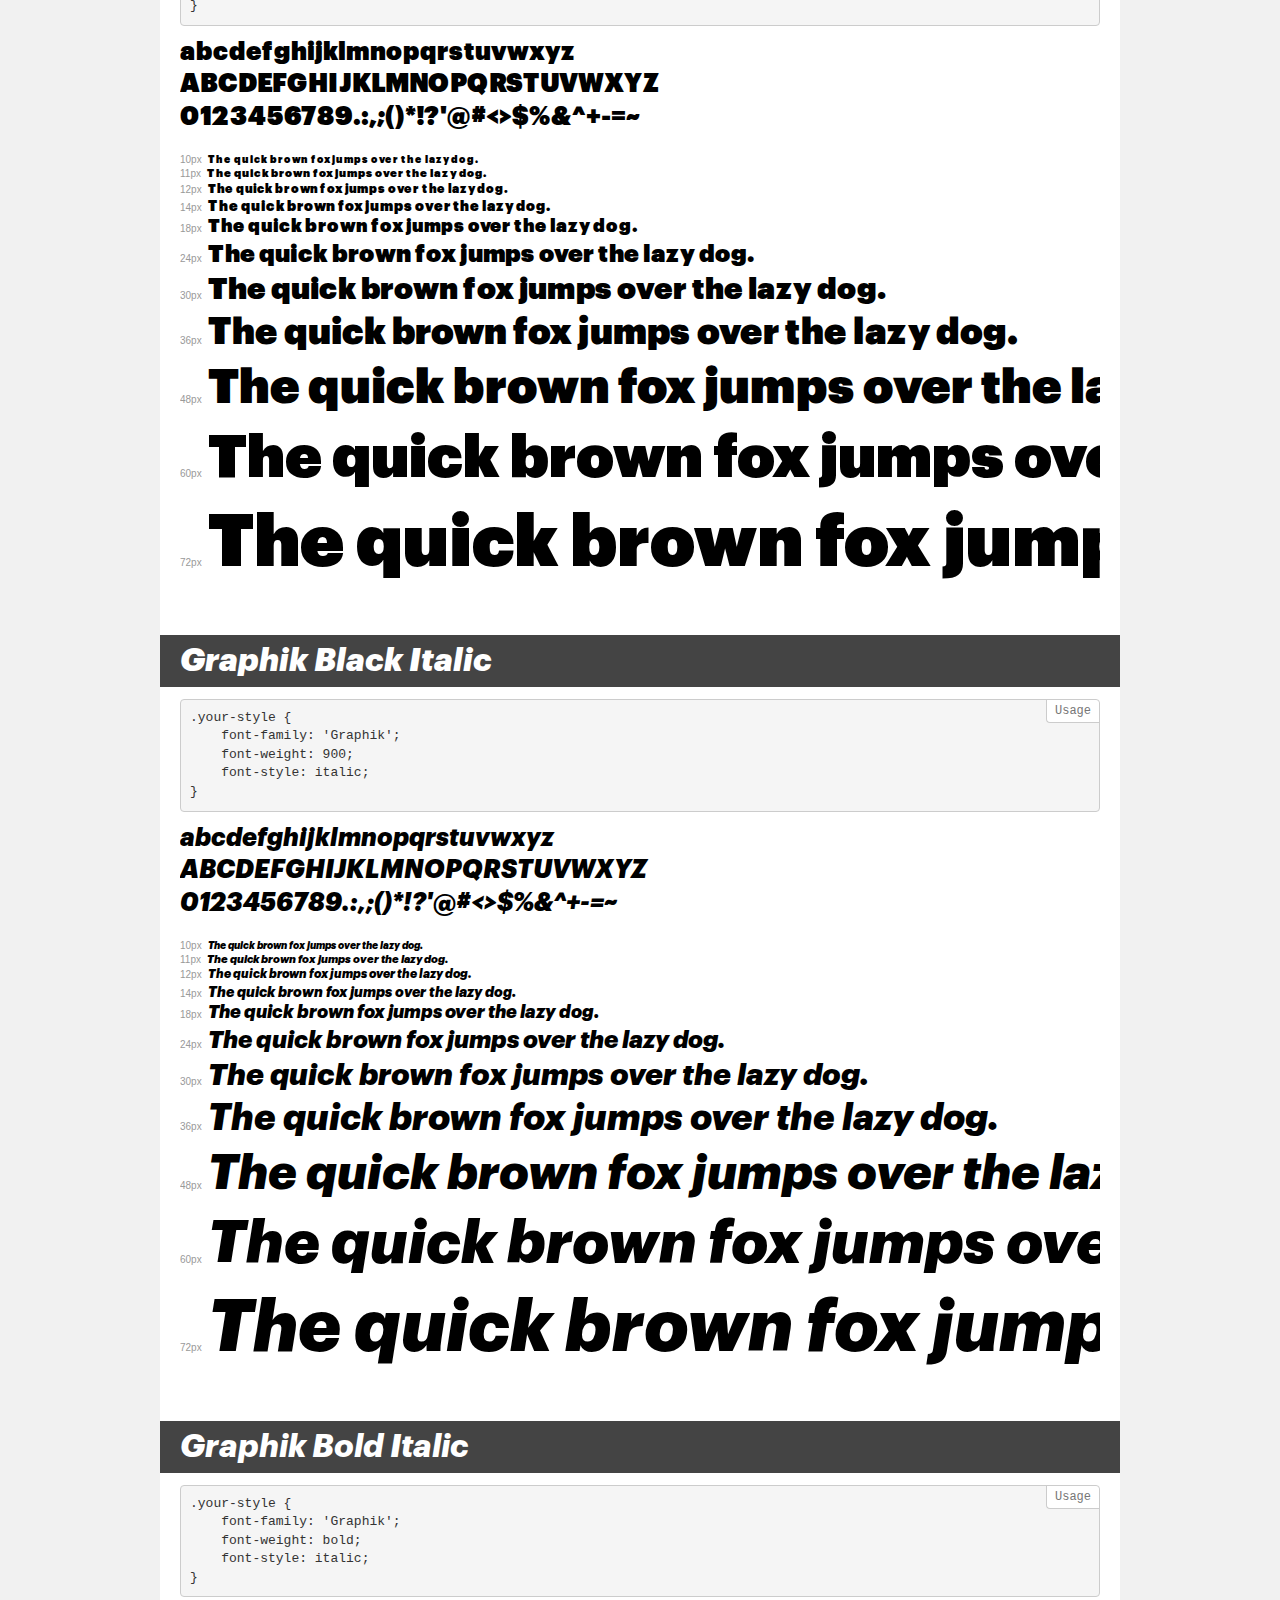
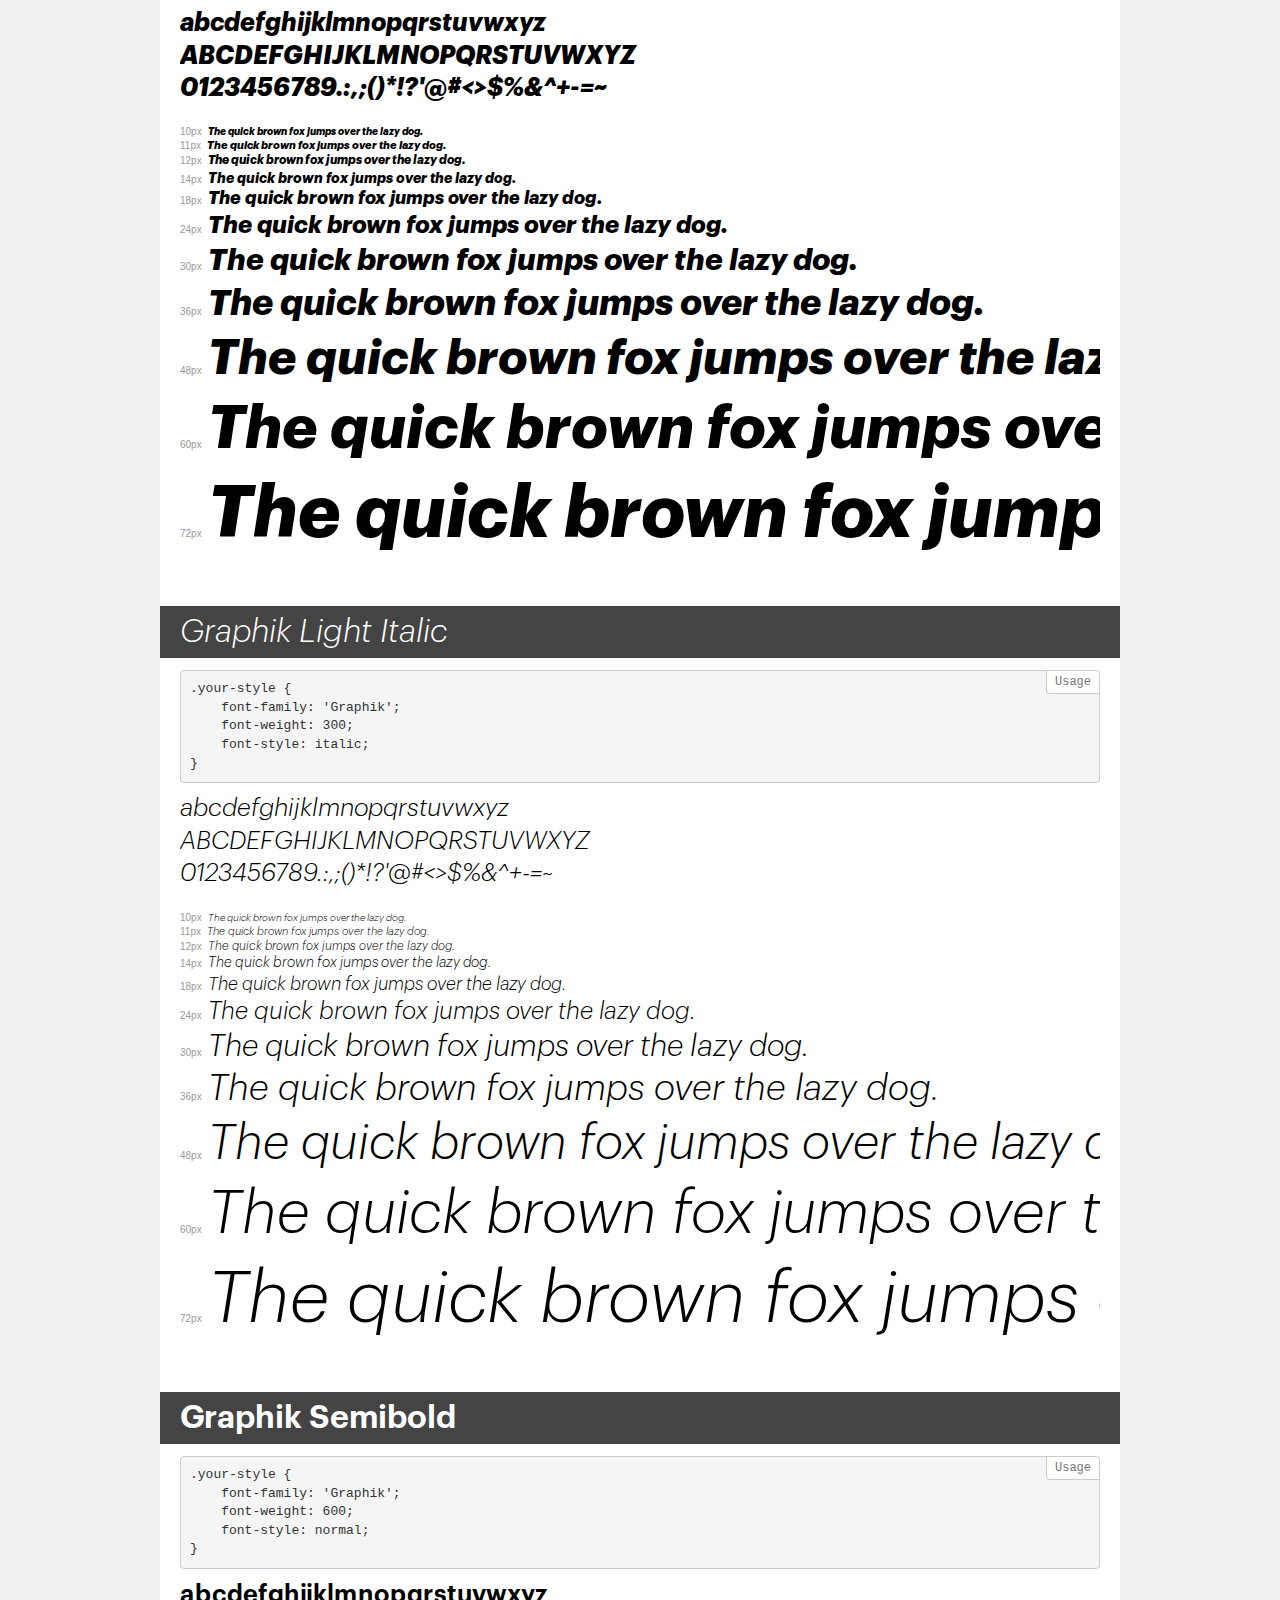
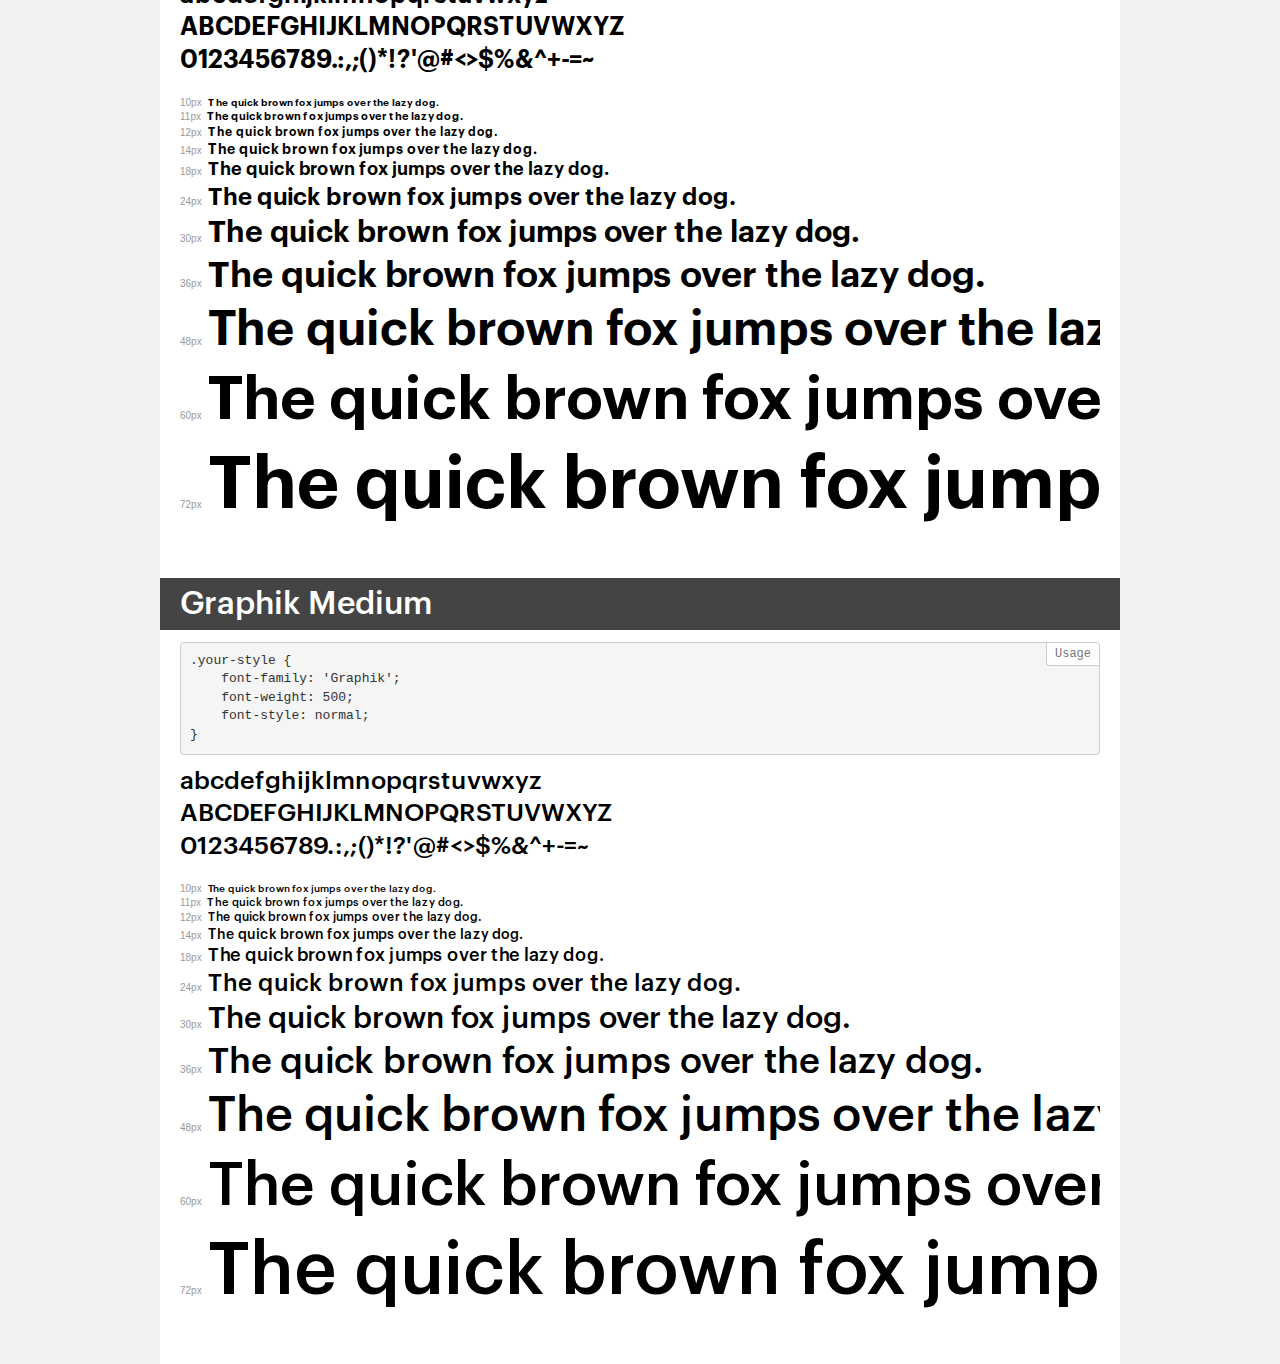
<file: assets/fonts/graphik/demo.html>
<!DOCTYPE html>
<html>
<head>
	<meta charset="utf-8">
	<meta http-equiv="X-UA-Compatible" content="IE=edge">
	<meta name="viewport" content="width=device-width, initial-scale=1">
	<meta name="robots" content="noindex, noarchive">
	<title>Transfonter demo</title>
	<link href="stylesheet.css" rel="stylesheet">
	<style>
		/*
		http://meyerweb.com/eric/tools/css/reset/
		v2.0 | 20110126
		License: none (public domain)
		*/
		html, body, div, span, applet, object, iframe,
		h1, h2, h3, h4, h5, h6, p, blockquote, pre,
		a, abbr, acronym, address, big, cite, code,
		del, dfn, em, img, ins, kbd, q, s, samp,
		small, strike, strong, sub, sup, tt, var,
		b, u, i, center,
		dl, dt, dd, ol, ul, li,
		fieldset, form, label, legend,
		table, caption, tbody, tfoot, thead, tr, th, td,
		article, aside, canvas, details, embed,
		figure, figcaption, footer, header, hgroup,
		menu, nav, output, ruby, section, summary,
		time, mark, audio, video {
			margin: 0;
			padding: 0;
			border: 0;
			font-size: 100%;
			font: inherit;
			vertical-align: baseline;
		}
		/* HTML5 display-role reset for older browsers */
		article, aside, details, figcaption, figure,
		footer, header, hgroup, menu, nav, section {
			display: block;
		}
		body {
			line-height: 1;
		}
		ol, ul {
			list-style: none;
		}
		blockquote, q {
			quotes: none;
		}
		blockquote:before, blockquote:after,
		q:before, q:after {
			content: '';
			content: none;
		}
		table {
			border-collapse: collapse;
			border-spacing: 0;
		}
		/* common styles */
		body {
			background: #f1f1f1;
			color: #000;
		}
		.page {
			background: #fff;
			width: 920px;
			margin: 0 auto;
			padding: 20px 20px 0 20px;
			overflow: hidden;
		}
		.font-container {
			overflow-x: auto;
			overflow-y: hidden;
			margin-bottom: 40px;
			line-height: 1.3;
			white-space: nowrap;
			padding-bottom: 5px;
		}
		h1 {
			position: relative;
			background: #444;
			font-size: 32px;
			color: #fff;
			padding: 10px 20px;
			margin: 0 -20px 12px -20px;
		}
		.letters {
			font-size: 25px;
			margin-bottom: 20px;
		}
		.s10:before {
			content: '10px';
		}
		.s11:before {
			content: '11px';
		}
		.s12:before {
			content: '12px';
		}
		.s14:before {
			content: '14px';
		}
		.s18:before {
			content: '18px';
		}
		.s24:before {
			content: '24px';
		}
		.s30:before {
			content: '30px';
		}
		.s36:before {
			content: '36px';
		}
		.s48:before {
			content: '48px';
		}
		.s60:before {
			content: '60px';
		}
		.s72:before {
			content: '72px';
		}
		.s10:before, .s11:before, .s12:before, .s14:before,
		.s18:before, .s24:before, .s30:before, .s36:before,
		.s48:before, .s60:before, .s72:before {
			font-family: Arial, sans-serif;
			font-size: 10px;
			font-weight: normal;
			font-style: normal;
			color: #999;
			padding-right: 6px;
		}
		pre {
			display: block;
			position: relative;
			padding: 9px;
			margin: 0 0 10px;
			font-family: Monaco, Menlo, Consolas, "Courier New", monospace !important;
			font-size: 13px;
			line-height: 1.428571429;
			color: #333;
			font-weight: normal !important;
			font-style: normal !important;
			background-color: #f5f5f5;
			border: 1px solid #ccc;
			overflow-x: auto;
			border-radius: 4px;
		}
		pre:after {
			display: block;
			position: absolute;
			right: 0;
			top: 0;
			content: 'Usage';
			line-height: 1;
			padding: 5px 8px;
			font-size: 12px;
			color: #767676;
			background-color: #fff;
			border: 1px solid #ccc;
			border-right: none;
			border-top: none;
			border-radius: 0 4px 0 4px;
			z-index: 10;
		}
		/* responsive */
		@media (max-width: 959px) {
			.page {
				width: auto;
				margin: 0;
			}
		}
	</style>
</head>
<body>
<div class="page">
	<div class="demo" style="font-family: 'Graphik'; font-weight: 200; font-style: normal;">
		<h1>Graphik Extralight</h1>
		<pre>.your-style {
    font-family: 'Graphik';
    font-weight: 200;
    font-style: normal;
}</pre>
		<div class="font-container">
			<p class="letters">
				abcdefghijklmnopqrstuvwxyz <br />
				ABCDEFGHIJKLMNOPQRSTUVWXYZ <br />				0123456789.:,;()*!?'@#<>$%&^+-=~
			</p>
			<p class="s10" style="font-size: 10px;">The quick brown fox jumps over the lazy dog.</p>
			<p class="s11" style="font-size: 11px;">The quick brown fox jumps over the lazy dog.</p>
			<p class="s12" style="font-size: 12px;">The quick brown fox jumps over the lazy dog.</p>
			<p class="s14" style="font-size: 14px;">The quick brown fox jumps over the lazy dog.</p>
			<p class="s18" style="font-size: 18px;">The quick brown fox jumps over the lazy dog.</p>
			<p class="s24" style="font-size: 24px;">The quick brown fox jumps over the lazy dog.</p>
			<p class="s30" style="font-size: 30px;">The quick brown fox jumps over the lazy dog.</p>
			<p class="s36" style="font-size: 36px;">The quick brown fox jumps over the lazy dog.</p>
			<p class="s48" style="font-size: 48px;">The quick brown fox jumps over the lazy dog.</p>
			<p class="s60" style="font-size: 60px;">The quick brown fox jumps over the lazy dog.</p>
			<p class="s72" style="font-size: 72px;">The quick brown fox jumps over the lazy dog.</p>
		</div>
	</div>
	<div class="demo" style="font-family: 'Graphik'; font-weight: bold; font-style: normal;">
		<h1>Graphik Bold</h1>
		<pre>.your-style {
    font-family: 'Graphik';
    font-weight: bold;
    font-style: normal;
}</pre>
		<div class="font-container">
			<p class="letters">
				abcdefghijklmnopqrstuvwxyz <br />
				ABCDEFGHIJKLMNOPQRSTUVWXYZ <br />				0123456789.:,;()*!?'@#<>$%&^+-=~
			</p>
			<p class="s10" style="font-size: 10px;">The quick brown fox jumps over the lazy dog.</p>
			<p class="s11" style="font-size: 11px;">The quick brown fox jumps over the lazy dog.</p>
			<p class="s12" style="font-size: 12px;">The quick brown fox jumps over the lazy dog.</p>
			<p class="s14" style="font-size: 14px;">The quick brown fox jumps over the lazy dog.</p>
			<p class="s18" style="font-size: 18px;">The quick brown fox jumps over the lazy dog.</p>
			<p class="s24" style="font-size: 24px;">The quick brown fox jumps over the lazy dog.</p>
			<p class="s30" style="font-size: 30px;">The quick brown fox jumps over the lazy dog.</p>
			<p class="s36" style="font-size: 36px;">The quick brown fox jumps over the lazy dog.</p>
			<p class="s48" style="font-size: 48px;">The quick brown fox jumps over the lazy dog.</p>
			<p class="s60" style="font-size: 60px;">The quick brown fox jumps over the lazy dog.</p>
			<p class="s72" style="font-size: 72px;">The quick brown fox jumps over the lazy dog.</p>
		</div>
	</div>
	<div class="demo" style="font-family: 'Graphik'; font-weight: 600; font-style: italic;">
		<h1>Graphik Semibold Italic</h1>
		<pre>.your-style {
    font-family: 'Graphik';
    font-weight: 600;
    font-style: italic;
}</pre>
		<div class="font-container">
			<p class="letters">
				abcdefghijklmnopqrstuvwxyz <br />
				ABCDEFGHIJKLMNOPQRSTUVWXYZ <br />				0123456789.:,;()*!?'@#<>$%&^+-=~
			</p>
			<p class="s10" style="font-size: 10px;">The quick brown fox jumps over the lazy dog.</p>
			<p class="s11" style="font-size: 11px;">The quick brown fox jumps over the lazy dog.</p>
			<p class="s12" style="font-size: 12px;">The quick brown fox jumps over the lazy dog.</p>
			<p class="s14" style="font-size: 14px;">The quick brown fox jumps over the lazy dog.</p>
			<p class="s18" style="font-size: 18px;">The quick brown fox jumps over the lazy dog.</p>
			<p class="s24" style="font-size: 24px;">The quick brown fox jumps over the lazy dog.</p>
			<p class="s30" style="font-size: 30px;">The quick brown fox jumps over the lazy dog.</p>
			<p class="s36" style="font-size: 36px;">The quick brown fox jumps over the lazy dog.</p>
			<p class="s48" style="font-size: 48px;">The quick brown fox jumps over the lazy dog.</p>
			<p class="s60" style="font-size: 60px;">The quick brown fox jumps over the lazy dog.</p>
			<p class="s72" style="font-size: 72px;">The quick brown fox jumps over the lazy dog.</p>
		</div>
	</div>
	<div class="demo" style="font-family: 'Graphik'; font-weight: 100; font-style: normal;">
		<h1>Graphik Thin</h1>
		<pre>.your-style {
    font-family: 'Graphik';
    font-weight: 100;
    font-style: normal;
}</pre>
		<div class="font-container">
			<p class="letters">
				abcdefghijklmnopqrstuvwxyz <br />
				ABCDEFGHIJKLMNOPQRSTUVWXYZ <br />				0123456789.:,;()*!?'@#<>$%&^+-=~
			</p>
			<p class="s10" style="font-size: 10px;">The quick brown fox jumps over the lazy dog.</p>
			<p class="s11" style="font-size: 11px;">The quick brown fox jumps over the lazy dog.</p>
			<p class="s12" style="font-size: 12px;">The quick brown fox jumps over the lazy dog.</p>
			<p class="s14" style="font-size: 14px;">The quick brown fox jumps over the lazy dog.</p>
			<p class="s18" style="font-size: 18px;">The quick brown fox jumps over the lazy dog.</p>
			<p class="s24" style="font-size: 24px;">The quick brown fox jumps over the lazy dog.</p>
			<p class="s30" style="font-size: 30px;">The quick brown fox jumps over the lazy dog.</p>
			<p class="s36" style="font-size: 36px;">The quick brown fox jumps over the lazy dog.</p>
			<p class="s48" style="font-size: 48px;">The quick brown fox jumps over the lazy dog.</p>
			<p class="s60" style="font-size: 60px;">The quick brown fox jumps over the lazy dog.</p>
			<p class="s72" style="font-size: 72px;">The quick brown fox jumps over the lazy dog.</p>
		</div>
	</div>
	<div class="demo" style="font-family: 'Graphik'; font-weight: 100; font-style: italic;">
		<h1>Graphik Thin Italic</h1>
		<pre>.your-style {
    font-family: 'Graphik';
    font-weight: 100;
    font-style: italic;
}</pre>
		<div class="font-container">
			<p class="letters">
				abcdefghijklmnopqrstuvwxyz <br />
				ABCDEFGHIJKLMNOPQRSTUVWXYZ <br />				0123456789.:,;()*!?'@#<>$%&^+-=~
			</p>
			<p class="s10" style="font-size: 10px;">The quick brown fox jumps over the lazy dog.</p>
			<p class="s11" style="font-size: 11px;">The quick brown fox jumps over the lazy dog.</p>
			<p class="s12" style="font-size: 12px;">The quick brown fox jumps over the lazy dog.</p>
			<p class="s14" style="font-size: 14px;">The quick brown fox jumps over the lazy dog.</p>
			<p class="s18" style="font-size: 18px;">The quick brown fox jumps over the lazy dog.</p>
			<p class="s24" style="font-size: 24px;">The quick brown fox jumps over the lazy dog.</p>
			<p class="s30" style="font-size: 30px;">The quick brown fox jumps over the lazy dog.</p>
			<p class="s36" style="font-size: 36px;">The quick brown fox jumps over the lazy dog.</p>
			<p class="s48" style="font-size: 48px;">The quick brown fox jumps over the lazy dog.</p>
			<p class="s60" style="font-size: 60px;">The quick brown fox jumps over the lazy dog.</p>
			<p class="s72" style="font-size: 72px;">The quick brown fox jumps over the lazy dog.</p>
		</div>
	</div>
	<div class="demo" style="font-family: 'Graphik'; font-weight: 300; font-style: normal;">
		<h1>Graphik Light</h1>
		<pre>.your-style {
    font-family: 'Graphik';
    font-weight: 300;
    font-style: normal;
}</pre>
		<div class="font-container">
			<p class="letters">
				abcdefghijklmnopqrstuvwxyz <br />
				ABCDEFGHIJKLMNOPQRSTUVWXYZ <br />				0123456789.:,;()*!?'@#<>$%&^+-=~
			</p>
			<p class="s10" style="font-size: 10px;">The quick brown fox jumps over the lazy dog.</p>
			<p class="s11" style="font-size: 11px;">The quick brown fox jumps over the lazy dog.</p>
			<p class="s12" style="font-size: 12px;">The quick brown fox jumps over the lazy dog.</p>
			<p class="s14" style="font-size: 14px;">The quick brown fox jumps over the lazy dog.</p>
			<p class="s18" style="font-size: 18px;">The quick brown fox jumps over the lazy dog.</p>
			<p class="s24" style="font-size: 24px;">The quick brown fox jumps over the lazy dog.</p>
			<p class="s30" style="font-size: 30px;">The quick brown fox jumps over the lazy dog.</p>
			<p class="s36" style="font-size: 36px;">The quick brown fox jumps over the lazy dog.</p>
			<p class="s48" style="font-size: 48px;">The quick brown fox jumps over the lazy dog.</p>
			<p class="s60" style="font-size: 60px;">The quick brown fox jumps over the lazy dog.</p>
			<p class="s72" style="font-size: 72px;">The quick brown fox jumps over the lazy dog.</p>
		</div>
	</div>
	<div class="demo" style="font-family: 'Graphik Super'; font-weight: 900; font-style: italic;">
		<h1>Graphik Super Italic</h1>
		<pre>.your-style {
    font-family: 'Graphik Super';
    font-weight: 900;
    font-style: italic;
}</pre>
		<div class="font-container">
			<p class="letters">
				abcdefghijklmnopqrstuvwxyz <br />
				ABCDEFGHIJKLMNOPQRSTUVWXYZ <br />				0123456789.:,;()*!?'@#<>$%&^+-=~
			</p>
			<p class="s10" style="font-size: 10px;">The quick brown fox jumps over the lazy dog.</p>
			<p class="s11" style="font-size: 11px;">The quick brown fox jumps over the lazy dog.</p>
			<p class="s12" style="font-size: 12px;">The quick brown fox jumps over the lazy dog.</p>
			<p class="s14" style="font-size: 14px;">The quick brown fox jumps over the lazy dog.</p>
			<p class="s18" style="font-size: 18px;">The quick brown fox jumps over the lazy dog.</p>
			<p class="s24" style="font-size: 24px;">The quick brown fox jumps over the lazy dog.</p>
			<p class="s30" style="font-size: 30px;">The quick brown fox jumps over the lazy dog.</p>
			<p class="s36" style="font-size: 36px;">The quick brown fox jumps over the lazy dog.</p>
			<p class="s48" style="font-size: 48px;">The quick brown fox jumps over the lazy dog.</p>
			<p class="s60" style="font-size: 60px;">The quick brown fox jumps over the lazy dog.</p>
			<p class="s72" style="font-size: 72px;">The quick brown fox jumps over the lazy dog.</p>
		</div>
	</div>
	<div class="demo" style="font-family: 'Graphik'; font-weight: normal; font-style: italic;">
		<h1>Graphik Regular Italic</h1>
		<pre>.your-style {
    font-family: 'Graphik';
    font-weight: normal;
    font-style: italic;
}</pre>
		<div class="font-container">
			<p class="letters">
				abcdefghijklmnopqrstuvwxyz <br />
				ABCDEFGHIJKLMNOPQRSTUVWXYZ <br />				0123456789.:,;()*!?'@#<>$%&^+-=~
			</p>
			<p class="s10" style="font-size: 10px;">The quick brown fox jumps over the lazy dog.</p>
			<p class="s11" style="font-size: 11px;">The quick brown fox jumps over the lazy dog.</p>
			<p class="s12" style="font-size: 12px;">The quick brown fox jumps over the lazy dog.</p>
			<p class="s14" style="font-size: 14px;">The quick brown fox jumps over the lazy dog.</p>
			<p class="s18" style="font-size: 18px;">The quick brown fox jumps over the lazy dog.</p>
			<p class="s24" style="font-size: 24px;">The quick brown fox jumps over the lazy dog.</p>
			<p class="s30" style="font-size: 30px;">The quick brown fox jumps over the lazy dog.</p>
			<p class="s36" style="font-size: 36px;">The quick brown fox jumps over the lazy dog.</p>
			<p class="s48" style="font-size: 48px;">The quick brown fox jumps over the lazy dog.</p>
			<p class="s60" style="font-size: 60px;">The quick brown fox jumps over the lazy dog.</p>
			<p class="s72" style="font-size: 72px;">The quick brown fox jumps over the lazy dog.</p>
		</div>
	</div>
	<div class="demo" style="font-family: 'Graphik'; font-weight: 200; font-style: italic;">
		<h1>Graphik Extralight Italic</h1>
		<pre>.your-style {
    font-family: 'Graphik';
    font-weight: 200;
    font-style: italic;
}</pre>
		<div class="font-container">
			<p class="letters">
				abcdefghijklmnopqrstuvwxyz <br />
				ABCDEFGHIJKLMNOPQRSTUVWXYZ <br />				0123456789.:,;()*!?'@#<>$%&^+-=~
			</p>
			<p class="s10" style="font-size: 10px;">The quick brown fox jumps over the lazy dog.</p>
			<p class="s11" style="font-size: 11px;">The quick brown fox jumps over the lazy dog.</p>
			<p class="s12" style="font-size: 12px;">The quick brown fox jumps over the lazy dog.</p>
			<p class="s14" style="font-size: 14px;">The quick brown fox jumps over the lazy dog.</p>
			<p class="s18" style="font-size: 18px;">The quick brown fox jumps over the lazy dog.</p>
			<p class="s24" style="font-size: 24px;">The quick brown fox jumps over the lazy dog.</p>
			<p class="s30" style="font-size: 30px;">The quick brown fox jumps over the lazy dog.</p>
			<p class="s36" style="font-size: 36px;">The quick brown fox jumps over the lazy dog.</p>
			<p class="s48" style="font-size: 48px;">The quick brown fox jumps over the lazy dog.</p>
			<p class="s60" style="font-size: 60px;">The quick brown fox jumps over the lazy dog.</p>
			<p class="s72" style="font-size: 72px;">The quick brown fox jumps over the lazy dog.</p>
		</div>
	</div>
	<div class="demo" style="font-family: 'Graphik'; font-weight: normal; font-style: normal;">
		<h1>Graphik Regular</h1>
		<pre>.your-style {
    font-family: 'Graphik';
    font-weight: normal;
    font-style: normal;
}</pre>
		<div class="font-container">
			<p class="letters">
				abcdefghijklmnopqrstuvwxyz <br />
				ABCDEFGHIJKLMNOPQRSTUVWXYZ <br />				0123456789.:,;()*!?'@#<>$%&^+-=~
			</p>
			<p class="s10" style="font-size: 10px;">The quick brown fox jumps over the lazy dog.</p>
			<p class="s11" style="font-size: 11px;">The quick brown fox jumps over the lazy dog.</p>
			<p class="s12" style="font-size: 12px;">The quick brown fox jumps over the lazy dog.</p>
			<p class="s14" style="font-size: 14px;">The quick brown fox jumps over the lazy dog.</p>
			<p class="s18" style="font-size: 18px;">The quick brown fox jumps over the lazy dog.</p>
			<p class="s24" style="font-size: 24px;">The quick brown fox jumps over the lazy dog.</p>
			<p class="s30" style="font-size: 30px;">The quick brown fox jumps over the lazy dog.</p>
			<p class="s36" style="font-size: 36px;">The quick brown fox jumps over the lazy dog.</p>
			<p class="s48" style="font-size: 48px;">The quick brown fox jumps over the lazy dog.</p>
			<p class="s60" style="font-size: 60px;">The quick brown fox jumps over the lazy dog.</p>
			<p class="s72" style="font-size: 72px;">The quick brown fox jumps over the lazy dog.</p>
		</div>
	</div>
	<div class="demo" style="font-family: 'Graphik'; font-weight: 900; font-style: normal;">
		<h1>Graphik Black</h1>
		<pre>.your-style {
    font-family: 'Graphik';
    font-weight: 900;
    font-style: normal;
}</pre>
		<div class="font-container">
			<p class="letters">
				abcdefghijklmnopqrstuvwxyz <br />
				ABCDEFGHIJKLMNOPQRSTUVWXYZ <br />				0123456789.:,;()*!?'@#<>$%&^+-=~
			</p>
			<p class="s10" style="font-size: 10px;">The quick brown fox jumps over the lazy dog.</p>
			<p class="s11" style="font-size: 11px;">The quick brown fox jumps over the lazy dog.</p>
			<p class="s12" style="font-size: 12px;">The quick brown fox jumps over the lazy dog.</p>
			<p class="s14" style="font-size: 14px;">The quick brown fox jumps over the lazy dog.</p>
			<p class="s18" style="font-size: 18px;">The quick brown fox jumps over the lazy dog.</p>
			<p class="s24" style="font-size: 24px;">The quick brown fox jumps over the lazy dog.</p>
			<p class="s30" style="font-size: 30px;">The quick brown fox jumps over the lazy dog.</p>
			<p class="s36" style="font-size: 36px;">The quick brown fox jumps over the lazy dog.</p>
			<p class="s48" style="font-size: 48px;">The quick brown fox jumps over the lazy dog.</p>
			<p class="s60" style="font-size: 60px;">The quick brown fox jumps over the lazy dog.</p>
			<p class="s72" style="font-size: 72px;">The quick brown fox jumps over the lazy dog.</p>
		</div>
	</div>
	<div class="demo" style="font-family: 'Graphik'; font-weight: 500; font-style: italic;">
		<h1>Graphik Medium Italic</h1>
		<pre>.your-style {
    font-family: 'Graphik';
    font-weight: 500;
    font-style: italic;
}</pre>
		<div class="font-container">
			<p class="letters">
				abcdefghijklmnopqrstuvwxyz <br />
				ABCDEFGHIJKLMNOPQRSTUVWXYZ <br />				0123456789.:,;()*!?'@#<>$%&^+-=~
			</p>
			<p class="s10" style="font-size: 10px;">The quick brown fox jumps over the lazy dog.</p>
			<p class="s11" style="font-size: 11px;">The quick brown fox jumps over the lazy dog.</p>
			<p class="s12" style="font-size: 12px;">The quick brown fox jumps over the lazy dog.</p>
			<p class="s14" style="font-size: 14px;">The quick brown fox jumps over the lazy dog.</p>
			<p class="s18" style="font-size: 18px;">The quick brown fox jumps over the lazy dog.</p>
			<p class="s24" style="font-size: 24px;">The quick brown fox jumps over the lazy dog.</p>
			<p class="s30" style="font-size: 30px;">The quick brown fox jumps over the lazy dog.</p>
			<p class="s36" style="font-size: 36px;">The quick brown fox jumps over the lazy dog.</p>
			<p class="s48" style="font-size: 48px;">The quick brown fox jumps over the lazy dog.</p>
			<p class="s60" style="font-size: 60px;">The quick brown fox jumps over the lazy dog.</p>
			<p class="s72" style="font-size: 72px;">The quick brown fox jumps over the lazy dog.</p>
		</div>
	</div>
	<div class="demo" style="font-family: 'Graphik Super'; font-weight: 900; font-style: normal;">
		<h1>Graphik Super</h1>
		<pre>.your-style {
    font-family: 'Graphik Super';
    font-weight: 900;
    font-style: normal;
}</pre>
		<div class="font-container">
			<p class="letters">
				abcdefghijklmnopqrstuvwxyz <br />
				ABCDEFGHIJKLMNOPQRSTUVWXYZ <br />				0123456789.:,;()*!?'@#<>$%&^+-=~
			</p>
			<p class="s10" style="font-size: 10px;">The quick brown fox jumps over the lazy dog.</p>
			<p class="s11" style="font-size: 11px;">The quick brown fox jumps over the lazy dog.</p>
			<p class="s12" style="font-size: 12px;">The quick brown fox jumps over the lazy dog.</p>
			<p class="s14" style="font-size: 14px;">The quick brown fox jumps over the lazy dog.</p>
			<p class="s18" style="font-size: 18px;">The quick brown fox jumps over the lazy dog.</p>
			<p class="s24" style="font-size: 24px;">The quick brown fox jumps over the lazy dog.</p>
			<p class="s30" style="font-size: 30px;">The quick brown fox jumps over the lazy dog.</p>
			<p class="s36" style="font-size: 36px;">The quick brown fox jumps over the lazy dog.</p>
			<p class="s48" style="font-size: 48px;">The quick brown fox jumps over the lazy dog.</p>
			<p class="s60" style="font-size: 60px;">The quick brown fox jumps over the lazy dog.</p>
			<p class="s72" style="font-size: 72px;">The quick brown fox jumps over the lazy dog.</p>
		</div>
	</div>
	<div class="demo" style="font-family: 'Graphik'; font-weight: 900; font-style: italic;">
		<h1>Graphik Black Italic</h1>
		<pre>.your-style {
    font-family: 'Graphik';
    font-weight: 900;
    font-style: italic;
}</pre>
		<div class="font-container">
			<p class="letters">
				abcdefghijklmnopqrstuvwxyz <br />
				ABCDEFGHIJKLMNOPQRSTUVWXYZ <br />				0123456789.:,;()*!?'@#<>$%&^+-=~
			</p>
			<p class="s10" style="font-size: 10px;">The quick brown fox jumps over the lazy dog.</p>
			<p class="s11" style="font-size: 11px;">The quick brown fox jumps over the lazy dog.</p>
			<p class="s12" style="font-size: 12px;">The quick brown fox jumps over the lazy dog.</p>
			<p class="s14" style="font-size: 14px;">The quick brown fox jumps over the lazy dog.</p>
			<p class="s18" style="font-size: 18px;">The quick brown fox jumps over the lazy dog.</p>
			<p class="s24" style="font-size: 24px;">The quick brown fox jumps over the lazy dog.</p>
			<p class="s30" style="font-size: 30px;">The quick brown fox jumps over the lazy dog.</p>
			<p class="s36" style="font-size: 36px;">The quick brown fox jumps over the lazy dog.</p>
			<p class="s48" style="font-size: 48px;">The quick brown fox jumps over the lazy dog.</p>
			<p class="s60" style="font-size: 60px;">The quick brown fox jumps over the lazy dog.</p>
			<p class="s72" style="font-size: 72px;">The quick brown fox jumps over the lazy dog.</p>
		</div>
	</div>
	<div class="demo" style="font-family: 'Graphik'; font-weight: bold; font-style: italic;">
		<h1>Graphik Bold Italic</h1>
		<pre>.your-style {
    font-family: 'Graphik';
    font-weight: bold;
    font-style: italic;
}</pre>
		<div class="font-container">
			<p class="letters">
				abcdefghijklmnopqrstuvwxyz <br />
				ABCDEFGHIJKLMNOPQRSTUVWXYZ <br />				0123456789.:,;()*!?'@#<>$%&^+-=~
			</p>
			<p class="s10" style="font-size: 10px;">The quick brown fox jumps over the lazy dog.</p>
			<p class="s11" style="font-size: 11px;">The quick brown fox jumps over the lazy dog.</p>
			<p class="s12" style="font-size: 12px;">The quick brown fox jumps over the lazy dog.</p>
			<p class="s14" style="font-size: 14px;">The quick brown fox jumps over the lazy dog.</p>
			<p class="s18" style="font-size: 18px;">The quick brown fox jumps over the lazy dog.</p>
			<p class="s24" style="font-size: 24px;">The quick brown fox jumps over the lazy dog.</p>
			<p class="s30" style="font-size: 30px;">The quick brown fox jumps over the lazy dog.</p>
			<p class="s36" style="font-size: 36px;">The quick brown fox jumps over the lazy dog.</p>
			<p class="s48" style="font-size: 48px;">The quick brown fox jumps over the lazy dog.</p>
			<p class="s60" style="font-size: 60px;">The quick brown fox jumps over the lazy dog.</p>
			<p class="s72" style="font-size: 72px;">The quick brown fox jumps over the lazy dog.</p>
		</div>
	</div>
	<div class="demo" style="font-family: 'Graphik'; font-weight: 300; font-style: italic;">
		<h1>Graphik Light Italic</h1>
		<pre>.your-style {
    font-family: 'Graphik';
    font-weight: 300;
    font-style: italic;
}</pre>
		<div class="font-container">
			<p class="letters">
				abcdefghijklmnopqrstuvwxyz <br />
				ABCDEFGHIJKLMNOPQRSTUVWXYZ <br />				0123456789.:,;()*!?'@#<>$%&^+-=~
			</p>
			<p class="s10" style="font-size: 10px;">The quick brown fox jumps over the lazy dog.</p>
			<p class="s11" style="font-size: 11px;">The quick brown fox jumps over the lazy dog.</p>
			<p class="s12" style="font-size: 12px;">The quick brown fox jumps over the lazy dog.</p>
			<p class="s14" style="font-size: 14px;">The quick brown fox jumps over the lazy dog.</p>
			<p class="s18" style="font-size: 18px;">The quick brown fox jumps over the lazy dog.</p>
			<p class="s24" style="font-size: 24px;">The quick brown fox jumps over the lazy dog.</p>
			<p class="s30" style="font-size: 30px;">The quick brown fox jumps over the lazy dog.</p>
			<p class="s36" style="font-size: 36px;">The quick brown fox jumps over the lazy dog.</p>
			<p class="s48" style="font-size: 48px;">The quick brown fox jumps over the lazy dog.</p>
			<p class="s60" style="font-size: 60px;">The quick brown fox jumps over the lazy dog.</p>
			<p class="s72" style="font-size: 72px;">The quick brown fox jumps over the lazy dog.</p>
		</div>
	</div>
	<div class="demo" style="font-family: 'Graphik'; font-weight: 600; font-style: normal;">
		<h1>Graphik Semibold</h1>
		<pre>.your-style {
    font-family: 'Graphik';
    font-weight: 600;
    font-style: normal;
}</pre>
		<div class="font-container">
			<p class="letters">
				abcdefghijklmnopqrstuvwxyz <br />
				ABCDEFGHIJKLMNOPQRSTUVWXYZ <br />				0123456789.:,;()*!?'@#<>$%&^+-=~
			</p>
			<p class="s10" style="font-size: 10px;">The quick brown fox jumps over the lazy dog.</p>
			<p class="s11" style="font-size: 11px;">The quick brown fox jumps over the lazy dog.</p>
			<p class="s12" style="font-size: 12px;">The quick brown fox jumps over the lazy dog.</p>
			<p class="s14" style="font-size: 14px;">The quick brown fox jumps over the lazy dog.</p>
			<p class="s18" style="font-size: 18px;">The quick brown fox jumps over the lazy dog.</p>
			<p class="s24" style="font-size: 24px;">The quick brown fox jumps over the lazy dog.</p>
			<p class="s30" style="font-size: 30px;">The quick brown fox jumps over the lazy dog.</p>
			<p class="s36" style="font-size: 36px;">The quick brown fox jumps over the lazy dog.</p>
			<p class="s48" style="font-size: 48px;">The quick brown fox jumps over the lazy dog.</p>
			<p class="s60" style="font-size: 60px;">The quick brown fox jumps over the lazy dog.</p>
			<p class="s72" style="font-size: 72px;">The quick brown fox jumps over the lazy dog.</p>
		</div>
	</div>
	<div class="demo" style="font-family: 'Graphik'; font-weight: 500; font-style: normal;">
		<h1>Graphik Medium</h1>
		<pre>.your-style {
    font-family: 'Graphik';
    font-weight: 500;
    font-style: normal;
}</pre>
		<div class="font-container">
			<p class="letters">
				abcdefghijklmnopqrstuvwxyz <br />
				ABCDEFGHIJKLMNOPQRSTUVWXYZ <br />				0123456789.:,;()*!?'@#<>$%&^+-=~
			</p>
			<p class="s10" style="font-size: 10px;">The quick brown fox jumps over the lazy dog.</p>
			<p class="s11" style="font-size: 11px;">The quick brown fox jumps over the lazy dog.</p>
			<p class="s12" style="font-size: 12px;">The quick brown fox jumps over the lazy dog.</p>
			<p class="s14" style="font-size: 14px;">The quick brown fox jumps over the lazy dog.</p>
			<p class="s18" style="font-size: 18px;">The quick brown fox jumps over the lazy dog.</p>
			<p class="s24" style="font-size: 24px;">The quick brown fox jumps over the lazy dog.</p>
			<p class="s30" style="font-size: 30px;">The quick brown fox jumps over the lazy dog.</p>
			<p class="s36" style="font-size: 36px;">The quick brown fox jumps over the lazy dog.</p>
			<p class="s48" style="font-size: 48px;">The quick brown fox jumps over the lazy dog.</p>
			<p class="s60" style="font-size: 60px;">The quick brown fox jumps over the lazy dog.</p>
			<p class="s72" style="font-size: 72px;">The quick brown fox jumps over the lazy dog.</p>
		</div>
	</div>
</div>
</body>
</html>
</file>
<file: assets/css/style.css>
/*
	Bluescheme
	Author: Sk.Melon
	version: 0.0.1
*/
body {
  background: #fff;
  font-family: "Maison Neue";
  font-size: 16px;
  font-weight: 400;
  color: #6e7e82;
  line-height: 1.57143; }

@media (max-width: 699px) {
  html {
    font-size: 14px; } }
@media (min-width: 700px) and (max-width: 1199px) {
  html {
    font-size: 15px; } }
@media (min-width: 700px) and (max-width: 749px) {
  html {
    font-size: 14px; } }
@media (min-width: 1200px) and (max-width: 1599px) {
  html {
    font-size: 16px; } }
@media (min-width: 1600px) and (max-width: 2099px) {
  html {
    font-size: 18px; } }
@media (min-width: 2100px) and (max-width: 2399px) {
  html {
    font-size: 20px; } }
@media (min-width: 2400px) and (max-width: 2699px) {
  html {
    font-size: 22px; } }
@media (min-width: 2700px) {
  html {
    font-size: 24px; } }
h1, h2, h3, h4, h5, h6 {
  font-weight: 700;
  color: #111111; }

p {
  margin-bottom: 20px; }

a {
  color: #83ad80; }
  a:hover, a:focus {
    text-decoration: none;
    color: #5b8858; }

@font-face {
  font-family: 'Graphik';
  src: url("../fonts/graphik/Graphik-Extralight.eot");
  src: url("../fonts/graphik/Graphik-Extralight.eot?#iefix") format("embedded-opentype"), url("../fonts/graphik/Graphik-Extralight.woff") format("woff"), url("../fonts/graphik/Graphik-Extralight.ttf") format("truetype");
  font-weight: 200;
  font-style: normal; }
@font-face {
  font-family: 'Graphik';
  src: url("../fonts/graphik/Graphik-Bold.eot");
  src: url("../fonts/graphik/Graphik-Bold.eot?#iefix") format("embedded-opentype"), url("../fonts/graphik/Graphik-Bold.woff") format("woff"), url("../fonts/graphik/Graphik-Bold.ttf") format("truetype");
  font-weight: bold;
  font-style: normal; }
@font-face {
  font-family: 'Graphik';
  src: url("../fonts/graphik/Graphik-SemiboldItalic.eot");
  src: url("../fonts/graphik/Graphik-SemiboldItalic.eot?#iefix") format("embedded-opentype"), url("../fonts/graphik/Graphik-SemiboldItalic.woff") format("woff"), url("../fonts/graphik/Graphik-SemiboldItalic.ttf") format("truetype");
  font-weight: 600;
  font-style: italic; }
@font-face {
  font-family: 'Graphik';
  src: url("../fonts/graphik/Graphik-Thin.eot");
  src: url("../fonts/graphik/Graphik-Thin.eot?#iefix") format("embedded-opentype"), url("../fonts/graphik/Graphik-Thin.woff") format("woff"), url("../fonts/graphik/Graphik-Thin.ttf") format("truetype");
  font-weight: 100;
  font-style: normal; }
@font-face {
  font-family: 'Graphik';
  src: url("../fonts/graphik/Graphik-ThinItalic.eot");
  src: url("../fonts/graphik/Graphik-ThinItalic.eot?#iefix") format("embedded-opentype"), url("../fonts/graphik/Graphik-ThinItalic.woff") format("woff"), url("../fonts/graphik/Graphik-ThinItalic.ttf") format("truetype");
  font-weight: 100;
  font-style: italic; }
@font-face {
  font-family: 'Graphik';
  src: url("../fonts/graphik/Graphik-Light.eot");
  src: url("../fonts/graphik/Graphik-Light.eot?#iefix") format("embedded-opentype"), url("../fonts/graphik/Graphik-Light.woff") format("woff"), url("../fonts/graphik/Graphik-Light.ttf") format("truetype");
  font-weight: 300;
  font-style: normal; }
@font-face {
  font-family: 'Graphik Super';
  src: url("../fonts/graphik/Graphik-SuperItalic.eot");
  src: url("../fonts/graphik/Graphik-SuperItalic.eot?#iefix") format("embedded-opentype"), url("../fonts/graphik/Graphik-SuperItalic.woff") format("woff"), url("../fonts/graphik/Graphik-SuperItalic.ttf") format("truetype");
  font-weight: 900;
  font-style: italic; }
@font-face {
  font-family: 'Graphik';
  src: url("../fonts/graphik/Graphik-RegularItalic.eot");
  src: url("../fonts/graphik/Graphik-RegularItalic.eot?#iefix") format("embedded-opentype"), url("../fonts/graphik/Graphik-RegularItalic.woff") format("woff"), url("../fonts/graphik/Graphik-RegularItalic.ttf") format("truetype");
  font-weight: normal;
  font-style: italic; }
@font-face {
  font-family: 'Graphik';
  src: url("../fonts/graphik/Graphik-ExtralightItalic.eot");
  src: url("../fonts/graphik/Graphik-ExtralightItalic.eot?#iefix") format("embedded-opentype"), url("../fonts/graphik/Graphik-ExtralightItalic.woff") format("woff"), url("../fonts/graphik/Graphik-ExtralightItalic.ttf") format("truetype");
  font-weight: 200;
  font-style: italic; }
@font-face {
  font-family: 'Graphik';
  src: url("../fonts/graphik/Graphik-Regular.eot");
  src: url("../fonts/graphik/Graphik-Regular.eot?#iefix") format("embedded-opentype"), url("../fonts/graphik/Graphik-Regular.woff") format("woff"), url("../fonts/graphik/Graphik-Regular.ttf") format("truetype");
  font-weight: normal;
  font-style: normal; }
@font-face {
  font-family: 'Graphik';
  src: url("../fonts/graphik/Graphik-Black.eot");
  src: url("../fonts/graphik/Graphik-Black.eot?#iefix") format("embedded-opentype"), url("../fonts/graphik/Graphik-Black.woff") format("woff"), url("../fonts/graphik/Graphik-Black.ttf") format("truetype");
  font-weight: 900;
  font-style: normal; }
@font-face {
  font-family: 'Graphik';
  src: url("../fonts/graphik/Graphik-MediumItalic.eot");
  src: url("../fonts/graphik/Graphik-MediumItalic.eot?#iefix") format("embedded-opentype"), url("../fonts/graphik/Graphik-MediumItalic.woff") format("woff"), url("../fonts/graphik/Graphik-MediumItalic.ttf") format("truetype");
  font-weight: 500;
  font-style: italic; }
@font-face {
  font-family: 'Graphik Super';
  src: url("../fonts/graphik/Graphik-Super.eot");
  src: url("../fonts/graphik/Graphik-Super.eot?#iefix") format("embedded-opentype"), url("../fonts/graphik/Graphik-Super.woff") format("woff"), url("../fonts/graphik/Graphik-Super.ttf") format("truetype");
  font-weight: 900;
  font-style: normal; }
@font-face {
  font-family: 'Graphik';
  src: url("../fonts/graphik/Graphik-BlackItalic.eot");
  src: url("../fonts/graphik/Graphik-BlackItalic.eot?#iefix") format("embedded-opentype"), url("../fonts/graphik/Graphik-BlackItalic.woff") format("woff"), url("../fonts/graphik/Graphik-BlackItalic.ttf") format("truetype");
  font-weight: 900;
  font-style: italic; }
@font-face {
  font-family: 'Graphik';
  src: url("../fonts/graphik/Graphik-BoldItalic.eot");
  src: url("../fonts/graphik/Graphik-BoldItalic.eot?#iefix") format("embedded-opentype"), url("../fonts/graphik/Graphik-BoldItalic.woff") format("woff"), url("../fonts/graphik/Graphik-BoldItalic.ttf") format("truetype");
  font-weight: bold;
  font-style: italic; }
@font-face {
  font-family: 'Graphik';
  src: url("../fonts/graphik/Graphik-LightItalic.eot");
  src: url("../fonts/graphik/Graphik-LightItalic.eot?#iefix") format("embedded-opentype"), url("../fonts/graphik/Graphik-LightItalic.woff") format("woff"), url("../fonts/graphik/Graphik-LightItalic.ttf") format("truetype");
  font-weight: 300;
  font-style: italic; }
@font-face {
  font-family: 'Graphik';
  src: url("../fonts/graphik/Graphik-Semibold.eot");
  src: url("../fonts/graphik/Graphik-Semibold.eot?#iefix") format("embedded-opentype"), url("../fonts/graphik/Graphik-Semibold.woff") format("woff"), url("../fonts/graphik/Graphik-Semibold.ttf") format("truetype");
  font-weight: 600;
  font-style: normal; }
@font-face {
  font-family: 'Graphik';
  src: url("../fonts/graphik/Graphik-Medium.eot");
  src: url("../fonts/graphik/Graphik-Medium.eot?#iefix") format("embedded-opentype"), url("../fonts/graphik/Graphik-Medium.woff") format("woff"), url("../fonts/graphik/Graphik-Medium.ttf") format("truetype");
  font-weight: 500;
  font-style: normal; }
@font-face {
  font-family: 'Maison Neue';
  src: url(../fonts/maisonNeue/hinted-MaisonNeue-Medium.eot);
  src: url(../fonts/hinted-MaisonNeue-Mediumd41d.eot?#iefix) format("embedded-opentype"), url(../fonts/maisonNeue/hinted-MaisonNeue-Medium.html) format("woff2"), url(../fonts/maisonNeue/hinted-MaisonNeue-Medium.woff) format("woff"), url(../fonts/maisonNeue/hinted-MaisonNeue-Medium.ttf) format("truetype"), url(../fonts/maisonNeue/hinted-MaisonNeue-Medium.svg#MaisonNeue-Medium) format("svg");
  font-weight: 500;
  font-style: normal; }
@font-face {
  font-family: 'Maison Neue';
  src: url(../fonts/maisonNeue/hinted-MaisonNeue-Bold.eot);
  src: url(../fonts/maisonNeue/hinted-MaisonNeue-Boldd41d.eot?#iefix) format("embedded-opentype"), url(../fonts/maisonNeue/hinted-MaisonNeue-Bold.html) format("woff2"), url(../fonts/maisonNeue/hinted-MaisonNeue-Bold.woff) format("woff"), url(../fonts/maisonNeue/hinted-MaisonNeue-Bold.ttf) format("truetype"), url(../fonts/maisonNeue/hinted-MaisonNeue-Bold.svg#MaisonNeue-Bold) format("svg");
  font-weight: 700;
  font-style: normal; }
@font-face {
  font-family: 'Maison Neue';
  src: url(../fonts/maisonNeue/hinted-MaisonNeue-Light.eot);
  src: url(../fonts/maisonNeue/hinted-MaisonNeue-Lightd41d.eot?#iefix) format("embedded-opentype"), url(../fonts/maisonNeue/hinted-MaisonNeue-Light.html) format("woff2"), url(../fonts/maisonNeue/hinted-MaisonNeue-Light.woff) format("woff"), url(../fonts/maisonNeue/hinted-MaisonNeue-Light.ttf) format("truetype"), url(../fonts/maisonNeue/hinted-MaisonNeue-Light.svg#MaisonNeue-Light) format("svg");
  font-weight: 400;
  font-style: normal; }
@font-face {
  font-family: 'Maison Neue';
  src: url(../fonts/maisonNeue/hinted-MaisonNeue-LightItalic.eot);
  src: url(../fonts/maisonNeue/hinted-MaisonNeue-LightItalicd41d.eot?#iefix) format("embedded-opentype"), url(../fonts/maisonNeue/hinted-MaisonNeue-LightItalic.html) format("woff2"), url(../fonts/maisonNeue/hinted-MaisonNeue-LightItalic.woff) format("woff"), url(../fonts/maisonNeue/hinted-MaisonNeue-LightItalic.ttf) format("truetype"), url(../fonts/maisonNeue/hinted-MaisonNeue-LightItalic.svg#MaisonNeue-LightItalic) format("svg");
  font-weight: 400;
  font-style: italic; }
@font-face {
  font-family: 'Akurrat';
  src: url(../fonts/extra/AkkRg.eot);
  src: url(../fonts/extra/AkkRgd41d.eot?#iefix) format("embedded-opentype"), url(../fonts/extra/AkkRg.woff) format("woff"), url(../fonts/extra/AkkRg.ttf) format("truetype"), url(../fonts/extra/AkkRg.svg#AkkRg) format("svg");
  font-weight: light;
  font-style: normal; }
@font-face {
  font-family: 'Din';
  src: url(../fonts/extra/DINNextLTPro-MediumCond.eot);
  src: url(../fonts/extra/DINNextLTPro-MediumCondd41d.eot?#iefix) format("embedded-opentype"), url(../fonts/extra/DINNextLTPro-MediumCond.woff) format("woff"), url(../fonts/extra/DINNextLTPro-MediumCond.ttf) format("truetype"), url(../fonts/extra/DINNextLTPro-MediumCond.svg#DINNextLTPro-MediumCond) format("svg");
  font-weight: light;
  font-style: normal; }
@font-face {
  font-family: 'Lyon Display Regular';
  src: url(../fonts/extra/LyonDisplay-Regular.eot);
  src: url(../fonts/extra/LyonDisplay-Regulard41d.eot?#iefix) format("embedded-opentype"), url(../fonts/extra/LyonDisplay-Regular.woff) format("woff"), url(../fonts/extra/LyonDisplay-Regular.ttf) format("truetype"), url(../fonts/extra/LyonDisplay-Regular.svg#LyonDisplay-Regular) format("svg");
  font-weight: light;
  font-style: normal; }
@font-face {
  font-family: 'Lyon Display Italic';
  src: url(../fonts/extra/LyonDisplay-RegularItalic.eot);
  src: url(../fonts/extra/LyonDisplay-RegularItalicd41d.eot?#iefix) format("embedded-opentype"), url(../fonts/extra/LyonDisplay-RegularItalic.woff) format("woff"), url(../fonts/extra/LyonDisplay-RegularItalic.ttf) format("truetype"), url(../fonts/extra/LyonDisplay-RegularItalic.svg#LyonDisplay-RegularItalic) format("svg");
  font-weight: light;
  font-style: normal; }
.ff-akurrat {
  font-family: "Akurrat"; }

.ff-din {
  font-family: "Din"; }

.ff-lyon {
  font-family: "Lyon Display Regular"; }

.color-muted {
  color: #9d9d9d; }

.color-primary {
  color: #83ad80; }

.color-white {
  color: #fff; }

.bg-gray {
  background-color: #F6F6F7; }

.bg-primary {
  background-color: #83ad80 !important; }

.relative {
  position: relative !important; }

.on-dark h1, .on-dark h2, .on-dark h3, .on-dark h4, .on-dark h5, .on-dark p, .on-dark span, .on-dark div {
  color: #fff; }
.on-dark .btn-link-more {
  color: #fff; }

.uppercase {
  text-transform: uppercase !important; }

.fs-28 {
  font-size: 28px !important; }

.fs-30 {
  font-size: 30px !important; }

.fs-35 {
  font-size: 35px !important; }

.fs-40 {
  font-size: 40px !important; }

.mt-10 {
  margin-top: 10px !important; }

.mt-15 {
  margin-top: 15px !important; }

.mt-20 {
  margin-top: 20px !important; }

.mt-25 {
  margin-top: 25px !important; }

.mt-30 {
  margin-top: 30px !important; }

.mt-35 {
  margin-top: 35px !important; }

.mt-40 {
  margin-top: 40px !important; }

.mt-45 {
  margin-top: 45px !important; }

.mt-50 {
  margin-top: 50px !important; }

.mt-55 {
  margin-top: 55px !important; }

.mt-60 {
  margin-top: 60px !important; }

.mt-65 {
  margin-top: 65px !important; }

.mt-70 {
  margin-top: 70px !important; }

.mt-75 {
  margin-top: 75px !important; }

.mt-80 {
  margin-top: 80px !important; }

.mt-85 {
  margin-top: 85px !important; }

.mt-90 {
  margin-top: 90px !important; }

.mt-95 {
  margin-top: 95px !important; }

.mt-100 {
  margin-top: 100px !important; }

.mb-0 {
  margin-bottom: 0 !important; }

.mb-10 {
  margin-bottom: 10px !important; }

.mb-15 {
  margin-bottom: 15px !important; }

.mb-20 {
  margin-bottom: 20px !important; }

.mb-25 {
  margin-bottom: 25px !important; }

.mb-30 {
  margin-bottom: 30px !important; }

.mb-35 {
  margin-bottom: 35px !important; }

.mb-40 {
  margin-bottom: 40px !important; }

.mb-45 {
  margin-bottom: 45px !important; }

.mb-50 {
  margin-bottom: 50px !important; }

.mb-55 {
  margin-bottom: 55px !important; }

.mb-60 {
  margin-bottom: 60px !important; }

.mb-65 {
  margin-bottom: 65px !important; }

.mb-70 {
  margin-bottom: 70px !important; }

.mb-75 {
  margin-bottom: 75px !important; }

.mb-80 {
  margin-bottom: 80px !important; }

.mb-85 {
  margin-bottom: 85px !important; }

.mb-90 {
  margin-bottom: 90px !important; }

.mb-95 {
  margin-bottom: 95px !important; }

.mb-100 {
  margin-bottom: 100px !important; }

.pb-0 {
  padding-bottom: 0 !important; }

.pb-30 {
  padding-bottom: 30px !important; }

.pb-40 {
  padding-bottom: 40px !important; }

.pb-50 {
  padding-bottom: 50px !important; }

.flex-wrap {
  display: -webkit-box;
  display: -ms-flexbox;
  display: flex;
  -ms-flex-wrap: wrap;
  flex-wrap: wrap; }

.flex-vmiddle {
  -webkit-box-align: center;
  -ms-flex-align: center;
  align-items: center; }

.para-lead {
  font-size: 24px; }

@media only screen and (max-width: 575px) {
  .col-xxs-12 {
    float: left;
    width: 100%; } }
@media only screen and (min-width: 768px) {
  .text-right-sm {
    text-align: right; }

  .pull-right-sm {
    float: right !important; } }
/* COMPONENTS */
/* BUTTON */
.btn:hover, .btn:focus, .btn.focus {
  text-decoration: none; }
.btn.btn-square {
  -webkit-border-radius: 0;
  -moz-border-radius: 0;
  -ms-border-radius: 0;
  border-radius: 0; }
.btn.btn-round {
  -webkit-border-radius: 10em;
  -moz-border-radius: 10em;
  -ms-border-radius: 10em;
  border-radius: 10em; }

.btn-site {
  padding: .75rem 1rem;
  text-transform: uppercase;
  font-size: 14px;
  font-weight: 600;
  letter-spacing: .063rem; }

.btn-small {
  font-size: 14px;
  padding: 3px 12px; }

.btn-large {
  padding: 10px 16px; }

.btn-huge {
  padding: 15px 20px; }

.btn-afixed {
  min-width: 220px; }

.btn-shadow {
  -webkit-box-shadow: 0 0 30px 1px rgba(0, 0, 0, 0.15);
  -moz-box-shadow: 0 0 30px 1px rgba(0, 0, 0, 0.15);
  box-shadow: 0 0 30px 1px rgba(0, 0, 0, 0.15); }

.btn-primary {
  color: #fff;
  background-color: #83ad80;
  border-color: #83ad80; }
  .btn-primary:focus, .btn-primary.focus {
    color: #fff;
    background-color: #669862;
    border-color: #83ad80; }
  .btn-primary:hover {
    color: #fff;
    background-color: #669862;
    border-color: #83ad80; }
  .btn-primary:focus {
    box-shadow: 0 0 0 0.2rem rgba(131, 173, 128, 0.5); }

.btn-success {
  color: #fff;
  background-color: #5cb85c;
  border-color: #5cb85c; }
  .btn-success:focus, .btn-success.focus {
    color: #fff;
    background-color: #449d44;
    border-color: #5cb85c; }
  .btn-success:hover {
    color: #fff;
    background-color: #449d44;
    border-color: #5cb85c; }

.btn-info {
  color: #fff;
  background-color: #5bc0de;
  border-color: #5bc0de; }
  .btn-info:focus, .btn-info.focus {
    color: #fff;
    background-color: #31b0d5;
    border-color: #5bc0de; }
  .btn-info:hover {
    color: #fff;
    background-color: #31b0d5;
    border-color: #5bc0de; }

.btn-warning {
  color: #fff;
  background-color: #f0ad4e;
  border-color: #f0ad4e; }
  .btn-warning:focus, .btn-warning.focus {
    color: #fff;
    background-color: #ec971f;
    border-color: #f0ad4e; }
  .btn-warning:hover {
    color: #fff;
    background-color: #ec971f;
    border-color: #f0ad4e; }

.btn-danger {
  color: #fff;
  background-color: #d9534f;
  border-color: #d9534f; }
  .btn-danger:focus, .btn-danger.focus {
    color: #fff;
    background-color: #c9302c;
    border-color: #d9534f; }
  .btn-danger:hover {
    color: #fff;
    background-color: #c9302c;
    border-color: #d9534f; }

.btn-white {
  color: #333;
  background-color: #fff;
  border-color: #fff; }
  .btn-white:focus, .btn-white.focus {
    color: #333;
    background-color: #e6e6e6;
    border-color: #fff; }
  .btn-white:hover {
    color: #333;
    background-color: #e6e6e6;
    border-color: #fff; }

.btn-gray {
  color: #373737;
  background-color: #f1f1f1;
  border-color: #f1f1f1; }
  .btn-gray:focus, .btn-gray.focus {
    color: #373737;
    background-color: #d8d8d8;
    border-color: #f1f1f1; }
  .btn-gray:hover {
    color: #373737;
    background-color: #d8d8d8;
    border-color: #f1f1f1; }

.btn-facebook {
  color: #fff;
  background-color: #3b5998;
  border-color: #3b5998; }
  .btn-facebook:focus, .btn-facebook.focus {
    color: #fff;
    background-color: #2d4373;
    border-color: #3b5998; }
  .btn-facebook:hover {
    color: #fff;
    background-color: #2d4373;
    border-color: #3b5998; }

.btn-twitter {
  color: #fff;
  background-color: #00aced;
  border-color: #00aced; }
  .btn-twitter:focus, .btn-twitter.focus {
    color: #fff;
    background-color: #0087ba;
    border-color: #00aced; }
  .btn-twitter:hover {
    color: #fff;
    background-color: #0087ba;
    border-color: #00aced; }

.btn-linkedin {
  color: #fff;
  background-color: #007bb5;
  border-color: #007bb5; }
  .btn-linkedin:focus, .btn-linkedin.focus {
    color: #fff;
    background-color: #005882;
    border-color: #007bb5; }
  .btn-linkedin:hover {
    color: #fff;
    background-color: #005882;
    border-color: #007bb5; }

.btn-outline-primary {
  color: #83ad80;
  background-color: transparent;
  border-color: #83ad80; }
  .btn-outline-primary:focus, .btn-outline-primary.focus {
    color: #fff;
    background-color: #83ad80;
    border-color: #83ad80; }
  .btn-outline-primary:hover {
    color: #fff;
    background-color: #83ad80;
    border-color: #83ad80; }

.btn-stroked.btn-primary {
  color: #83ad80;
  background-color: transparent;
  border-color: #83ad80; }
  .btn-stroked.btn-primary:focus, .btn-stroked.btn-primary.focus {
    color: #83ad80;
    background-color: rgba(0, 0, 0, 0);
    border-color: #83ad80; }
  .btn-stroked.btn-primary:hover {
    color: #83ad80;
    background-color: rgba(0, 0, 0, 0);
    border-color: #83ad80; }
.btn-stroked.btn-success {
  color: #5cb85c;
  background-color: transparent;
  border-color: #5cb85c; }
  .btn-stroked.btn-success:focus, .btn-stroked.btn-success.focus {
    color: #5cb85c;
    background-color: rgba(0, 0, 0, 0);
    border-color: #5cb85c; }
  .btn-stroked.btn-success:hover {
    color: #5cb85c;
    background-color: rgba(0, 0, 0, 0);
    border-color: #5cb85c; }
.btn-stroked.btn-info {
  color: #5bc0de;
  background-color: transparent;
  border-color: #5bc0de; }
  .btn-stroked.btn-info:focus, .btn-stroked.btn-info.focus {
    color: #5bc0de;
    background-color: rgba(0, 0, 0, 0);
    border-color: #5bc0de; }
  .btn-stroked.btn-info:hover {
    color: #5bc0de;
    background-color: rgba(0, 0, 0, 0);
    border-color: #5bc0de; }
.btn-stroked.btn-warning {
  color: #f0ad4e;
  background-color: transparent;
  border-color: #f0ad4e; }
  .btn-stroked.btn-warning:focus, .btn-stroked.btn-warning.focus {
    color: #f0ad4e;
    background-color: rgba(0, 0, 0, 0);
    border-color: #f0ad4e; }
  .btn-stroked.btn-warning:hover {
    color: #f0ad4e;
    background-color: rgba(0, 0, 0, 0);
    border-color: #f0ad4e; }
.btn-stroked.btn-danger {
  color: #d9534f;
  background-color: transparent;
  border-color: #d9534f; }
  .btn-stroked.btn-danger:focus, .btn-stroked.btn-danger.focus {
    color: #d9534f;
    background-color: rgba(0, 0, 0, 0);
    border-color: #d9534f; }
  .btn-stroked.btn-danger:hover {
    color: #d9534f;
    background-color: rgba(0, 0, 0, 0);
    border-color: #d9534f; }
.btn-stroked.btn-white {
  color: #333;
  background-color: transparent;
  border-color: #fff; }
  .btn-stroked.btn-white:focus, .btn-stroked.btn-white.focus {
    color: #333;
    background-color: rgba(0, 0, 0, 0);
    border-color: #fff; }
  .btn-stroked.btn-white:hover {
    color: #333;
    background-color: rgba(0, 0, 0, 0);
    border-color: #fff; }
.btn-stroked.btn-facebook {
  color: #3b5998;
  background-color: transparent;
  border-color: #3b5998; }
  .btn-stroked.btn-facebook:focus, .btn-stroked.btn-facebook.focus {
    color: #3b5998;
    background-color: rgba(0, 0, 0, 0);
    border-color: #3b5998; }
  .btn-stroked.btn-facebook:hover {
    color: #3b5998;
    background-color: rgba(0, 0, 0, 0);
    border-color: #3b5998; }

.c-header .c-header_button, .c-header .c-header_logo {
  background-color: transparent; }
@media (min-width: 700px) {
  .c-header .c-header_logo {
    width: 3rem; }
  .c-header .c-header_button {
    width: 6.5rem; } }

.c-nav-button_line:before, .c-nav-button_line:after {
  background-color: #666; }

.c-nav_background::after {
  background-color: #f6f6f7; }

@media (min-width: 700px) {
  .c-nav_list {
    font-size: 2rem; } }
.site-navbar {
  width: 100vw;
  position: fixed;
  left: 0;
  top: 0;
  right: 0;
  z-index: 1020;
  transition: all .2s linear; }
  .site-navbar .menu-button {
    font-size: 12px;
    line-height: 16px;
    position: relative;
    padding-right: 33px;
    cursor: pointer;
    color: #fff; }
    .site-navbar .menu-button:before, .site-navbar .menu-button:after {
      -webkit-transition: -webkit-transform 200ms cubic-bezier(0.25, 0.46, 0.45, 0.94);
      -moz-transition: -moz-transform 200ms cubic-bezier(0.25, 0.46, 0.45, 0.94);
      transition: transform 200ms cubic-bezier(0.25, 0.46, 0.45, 0.94);
      content: '';
      position: absolute;
      right: 0;
      top: 6px;
      width: 18px;
      height: 2px;
      background-color: #fff;
      transform-origin: center; }
    .site-navbar .menu-button .close-text {
      -webkit-transition: opacity 200ms cubic-bezier(0.25, 0.46, 0.45, 0.94);
      -moz-transition: opacity 200ms cubic-bezier(0.25, 0.46, 0.45, 0.94);
      transition: opacity 200ms cubic-bezier(0.25, 0.46, 0.45, 0.94);
      opacity: 0;
      -ms-filter: "progid:DXImageTransform.Microsoft.Alpha(Opacity=0)";
      filter: alpha(opacity=0); }
    .site-navbar .menu-button:hover:before, .site-navbar .menu-button:hover:after {
      -webkit-transform: rotate(90deg);
      transform: rotate(90deg); }
  .site-navbar .logo-base {
    position: relative;
    width: 40px;
    height: 60px;
    display: block; }
    .site-navbar .logo-base img {
      position: absolute;
      left: 0;
      top: 0;
      width: 100%;
      height: 100%; }
  .site-navbar .logo-primary, .site-navbar .logo-white {
    transition: all .25s linear; }
  .site-navbar .logo-white {
    opacity: 1;
    -ms-filter: "progid:DXImageTransform.Microsoft.Alpha(Opacity=100)";
    filter: alpha(opacity=100); }
  .site-navbar .logo-primary {
    opacity: 0;
    -ms-filter: "progid:DXImageTransform.Microsoft.Alpha(Opacity=0)";
    filter: alpha(opacity=0); }
  .site-navbar .site-navbar-in {
    position: relative;
    z-index: 3; }
  .site-navbar .site-navbar-inside {
    position: relative;
    padding: 30px 0 30px;
    display: -webkit-box;
    display: -ms-flexbox;
    display: flex;
    -webkit-box-align: center;
    -ms-flex-align: center;
    align-items: center;
    -webkit-box-pack: justify;
    -ms-flex-pack: justify;
    justify-content: space-between; }
  .site-navbar .s-nav {
    position: relative;
    z-index: 4; }
  .site-navbar .site-navigation {
    position: fixed;
    z-index: 2;
    left: 100%;
    top: 0;
    bottom: 0;
    right: 0;
    width: 100%;
    height: 100%;
    overflow-x: hidden;
    overflow-y: auto;
    opacity: 0; }
    .site-navbar .site-navigation:before, .site-navbar .site-navigation:after {
      content: " ";
      display: block;
      width: 50%;
      height: 100%;
      position: absolute;
      top: 0;
      bottom: 0;
      transition: all .3s linear; }
    .site-navbar .site-navigation:before {
      left: 0;
      background-color: rgba(0, 0, 0, 0.5); }
    .site-navbar .site-navigation:after {
      background-color: #d7e0d1;
      right: 0; }
    @media only screen and (max-width: 767px) {
      .site-navbar .site-navigation:after {
        width: -webkit-calc(100% - 65px);
        width: calc(100% - 65px); } }
  .site-navbar .nav-main-menu {
    float: right;
    width: 50%;
    list-style: none;
    margin: 0;
    padding: 200px 0 0;
    text-align: right;
    font-size: 30px;
    line-height: 32px; }
    .site-navbar .nav-main-menu a {
      transition: color 200ms cubic-bezier(0.25, 0.46, 0.45, 0.94), transform 200ms cubic-bezier(0.25, 0.46, 0.45, 0.94);
      position: relative;
      display: inline-block;
      line-height: 32px;
      padding-bottom: 10px;
      color: #000; }
      .site-navbar .nav-main-menu a:hover, .site-navbar .nav-main-menu a:focus {
        color: #83ad80; }
    @media only screen and (min-width: 1200px) {
      .site-navbar .nav-main-menu {
        font-size: 40px;
        line-height: 42px; }
        .site-navbar .nav-main-menu a {
          line-height: 42px; } }

.menu-is-close .s-navbar-bg {
  background-color: #fff;
  box-shadow: 0 0 20px rgba(0, 0, 0, 0.09); }
  .menu-is-close .s-navbar-bg .menu-button {
    color: #000; }
    .menu-is-close .s-navbar-bg .menu-button:after, .menu-is-close .s-navbar-bg .menu-button:before {
      background-color: #000; }
  .menu-is-close .s-navbar-bg .logo-white {
    opacity: 0;
    -ms-filter: "progid:DXImageTransform.Microsoft.Alpha(Opacity=0)";
    filter: alpha(opacity=0); }
  .menu-is-close .s-navbar-bg .logo-primary {
    opacity: 1;
    -ms-filter: "progid:DXImageTransform.Microsoft.Alpha(Opacity=100)";
    filter: alpha(opacity=100); }
.menu-is-close .s-navbar-bg .site-navbar-inside {
  padding-top: 10px;
  padding-bottom: 10px; }

.menu-is-open .site-navigation {
  opacity: 1; }
.menu-is-open .logo-white {
  opacity: 1;
  -ms-filter: "progid:DXImageTransform.Microsoft.Alpha(Opacity=100)";
  filter: alpha(opacity=100); }
.menu-is-open .logo-primary {
  opacity: 0;
  -ms-filter: "progid:DXImageTransform.Microsoft.Alpha(Opacity=0)";
  filter: alpha(opacity=0); }
.menu-is-open .s-navbar-bg {
  background-color: transparent; }
.menu-is-open .site-navbar .menu-button {
  color: #000; }
  .menu-is-open .site-navbar .menu-button:before, .menu-is-open .site-navbar .menu-button:after {
    background-color: #000; }
  .menu-is-open .site-navbar .menu-button:before {
    -webkit-transform: rotate(45deg);
    transform: rotate(45deg); }
  .menu-is-open .site-navbar .menu-button:after {
    -webkit-transform: rotate(-45deg);
    transform: rotate(-45deg); }
  .menu-is-open .site-navbar .menu-button .close-text {
    opacity: 1;
    -ms-filter: "progid:DXImageTransform.Microsoft.Alpha(Opacity=100)";
    filter: alpha(opacity=100); }
.menu-is-open .site-navbar .site-navigation {
  left: 0; }
  .menu-is-open .site-navbar .site-navigation:before, .menu-is-open .site-navbar .site-navigation:after {
    position: fixed; }

@media only screen and (max-width: 767px) {
  .site-navbar .nav-main-menu {
    padding-top: 100px;
    font-size: 20px;
    line-height: 22px;
    width: 100%; } }
/* SECTION
*************************************************** */
.section {
  padding: 6rem 0; }

.section-heading {
  font-size: 3rem;
  font-weight: 700;
  margin-bottom: 2rem; }

.section-header {
  margin-bottom: 3rem; }
  .section-header .section-title {
    font-size: 2.5rem;
    margin-bottom: 1rem; }
  .section-header p {
    font-size: 1.125rem;
    max-width: 800px;
    margin-left: auto;
    margin-right: auto; }

.main-container {
  position: relative;
  min-height: 100%; }

@media only screen and (min-width: 1200px) {
  .container.container-large {
    width: 100%;
    max-width: 1440px; } }

.row-flex {
  margin-left: -10px;
  margin-right: -10px; }
  .row-flex [class*="col-"] {
    padding-left: 10px;
    padding-right: 10px; }

.home-hero {
  position: relative;
  min-height: 100%;
  background-size: cover;
  background-position: center;
  background-repeat: no-repeat;
  padding: 5rem 0; }
  .home-hero:before {
    content: " ";
    position: absolute;
    left: 0;
    top: 0;
    width: 100%;
    height: 100%;
    background-color: rgba(0, 0, 0, 0.3); }
  .home-hero .hero-heading {
    font-size: 3.5rem;
    font-weight: 700;
    margin-bottom: 3rem;
    margin-top: 5rem; }
    .home-hero .hero-heading a {
      color: #fff; }
  .home-hero .hero-bulletin-meta-featured {
    margin-top: 4rem;
    margin-bottom: 2rem;
    text-transform: uppercase; }
    .home-hero .hero-bulletin-meta-featured > a {
      font-weight: 500;
      color: #fff;
      display: inline-block;
      margin-right: .5rem; }
  @media only screen and (min-width: 768px) {
    .home-hero {
      height: 100vh; } }

.btn.btn-read-more {
  border: 2px solid #fff;
  padding: .6rem 2rem;
  -webkit-border-radius: 0;
  -moz-border-radius: 0;
  -ms-border-radius: 0;
  border-radius: 0;
  font-size: 0.8rem;
  font-weight: 700;
  text-transform: uppercase;
  letter-spacing: 1px; }

.btn-read-more {
  color: #fff;
  display: inline-block;
  position: relative;
  -webkit-transition: background-color 0.3s cubic-bezier(0.4, 0, 0.2, 1), color 0.45s cubic-bezier(0.4, 0, 0.2, 1) 75ms;
  transition: background-color 0.3s cubic-bezier(0.4, 0, 0.2, 1), color 0.45s cubic-bezier(0.4, 0, 0.2, 1) 75ms; }
  .btn-read-more:after {
    content: " ";
    position: absolute;
    top: 0;
    right: 0;
    bottom: 0;
    left: 0;
    background-color: #fff;
    -webkit-transform: scaleX(0);
    -ms-transform: scaleX(0);
    transform: scaleX(0);
    -webkit-transform-origin: center left;
    -ms-transform-origin: center left;
    transform-origin: center left;
    -webkit-transition: -webkit-transform 0.45s cubic-bezier(0.4, 0, 0.2, 1) 75ms;
    transition: -webkit-transform 0.45s cubic-bezier(0.4, 0, 0.2, 1) 75ms;
    transition: transform 0.45s cubic-bezier(0.4, 0, 0.2, 1) 75ms;
    transition: transform 0.45s cubic-bezier(0.4, 0, 0.2, 1) 75ms, -webkit-transform 0.45s cubic-bezier(0.4, 0, 0.2, 1) 75ms; }
  .btn-read-more .in-btn-label {
    position: relative;
    display: inline-block;
    z-index: 2;
    transition: transform 0.45s cubic-bezier(0.4, 0, 0.2, 1), -webkit-transform 0.45s cubic-bezier(0.4, 0, 0.2, 1);
    -webkit-transform: translateX(0);
    -ms-transform: translateX(0);
    transform: translateX(0); }
  .btn-read-more:hover {
    -webkit-transition-delay: 0s;
    transition-delay: 0s;
    color: #83ad80; }
    .btn-read-more:hover:after {
      -webkit-transform: scaleX(1);
      -ms-transform: scaleX(1);
      transform: scaleX(1);
      -webkit-transition-delay: 0s;
      transition-delay: 0s; }
    .btn-read-more:hover .in-btn-label {
      -webkit-transform: translateX(0.5rem);
      -ms-transform: translateX(0.5rem);
      transform: translateX(0.5rem);
      -webkit-transition-delay: 75ms;
      transition-delay: 75ms;
      color: #83ad80; }

.home-hero-bulletins {
  width: 100%;
  padding-top: 4rem;
  padding-bottom: 2rem; }

@media only screen and (min-width: 992px) {
  .home-hero-bulletins {
    position: absolute;
    left: 0;
    right: 0;
    bottom: 0; } }
.hero-bulletin {
  margin-bottom: 30px; }
  .hero-bulletin .hero-bulletin-meta {
    text-transform: uppercase;
    margin-bottom: .5rem; }
    .hero-bulletin .hero-bulletin-meta > a {
      display: inline-block;
      font-weight: 500;
      margin-right: 0.5rem; }
  .hero-bulletin .bulletin-title {
    font-size: 1.25rem;
    font-weight: 500; }
    .hero-bulletin .bulletin-title a {
      color: #fff; }

.c-home_section_letter {
  stroke: #83ad80; }

.c-home_section_subheading, .c-block_subheading {
  color: #83ad80; }

.page-home {
  background-color: #f6f6f7; }

@media (min-width: 1200px) {
  .page-home {
    overflow: hidden;
    height: 100%; } }

.section-stock-price {
  position: relative;
  padding: 6rem 0; }

.stock-price-card {
  background-color: #83ad80;
  color: #fff;
  padding: 30px 40px; }

.stock-price-heading {
  margin-bottom: 20px; }

.stock-pricebar [class*="col-"]:last-child .stock-price-card {
  background-color: #b0cbae; }

.stock-price-basic {
  float: left;
  text-align: left; }

.stock-price-name {
  font-size: 15px;
  font-weight: 700; }

.stock-price-date {
  color: #3d3b1a;
  font-size: 15px;
  width: 100%;
  opacity: 0.6;
  -ms-filter: "progid:DXImageTransform.Microsoft.Alpha(Opacity=60)";
  filter: alpha(opacity=60); }

.stock-price-data {
  text-align: right; }

.stock-price-date-quote {
  font-weight: 700;
  font-size: 24px;
  line-height: 34px;
  letter-spacing: 0.02em; }

.stock-price-numbers {
  font-weight: 700;
  font-size: 22px;
  line-height: 28px;
  letter-spacing: 0.015em; }

@media only screen and (min-width: 768px) {
  .stock-price-card {
    padding: 30px 40px; }

  .stock-price-basic {
    margin: -10px 0 0; }

  .stock-price-name {
    font-size: 26px; }

  .stock-price-date-quote {
    font-weight: 700;
    font-size: 36px;
    line-height: 31px;
    letter-spacing: 0.02em; } }
@media only screen and (min-width: 992px) {
  .stock-price-card {
    padding: 30px 35px; } }
@media only screen and (min-width: 1200px) {
  .stock-price-card {
    padding: 40px 60px; }

  .stock-price-numbers {
    font-size: 26px;
    line-height: 34px; } }
.c-home-background-primary {
  background-color: #d7e0d1 !important; }

.page-hero {
  position: relative;
  min-height: 570px;
  background-size: cover;
  background-position: center;
  background-repeat: no-repeat;
  padding: 5rem 0; }
  .page-hero:before {
    content: " ";
    position: absolute;
    left: 0;
    top: 0;
    width: 100%;
    height: 100%;
    background-color: rgba(0, 0, 0, 0.5); }
  .page-hero .hero-heading {
    font-size: 3rem;
    font-weight: 700;
    margin-bottom: 3rem; }
    .page-hero .hero-heading a {
      color: #fff; }
  .page-hero .page-label {
    font-size: 14px;
    letter-spacing: 0.063rem;
    font-weight: 700;
    text-transform: uppercase;
    margin-bottom: 1.5rem;
    margin-top: 2rem; }
  .page-hero.page-hero-medium {
    min-height: 550px; }

.brick-hero-pages .page-hero-heading-extra {
  font-size: 6.25rem;
  font-weight: 700; }

.union .union-preview {
  padding-top: 50px;
  padding-bottom: 50px;
  display: block; }
  .union .union-preview:hover {
    background-color: rgba(248, 248, 248, 0.4); }
.union .union-containter {
  padding-left: 8.33333%;
  padding-right: 8.33333%; }
.union .union-row:before, .union .union-row:after {
  display: table;
  content: ""; }
.union .union-row:after {
  clear: both; }
.union .union-row .union-col {
  float: left;
  width: 30%; }
  .union .union-row .union-col:nth-of-type(3n+2) {
    margin-left: 5%;
    margin-right: 5%; }
.union .union-row .union-image {
  position: relative; }
  .union .union-row .union-image img {
    max-width: 100%;
    height: auto; }
  .union .union-row .union-image .read-more {
    position: absolute;
    left: 0;
    top: 0;
    width: 0;
    height: 100%;
    background-color: rgba(0, 0, 0, 0.5);
    color: #fff;
    display: flex;
    align-items: center;
    justify-content: center;
    transition: all linear 0.33s; }
    .union .union-row .union-image .read-more span {
      opacity: 0;
      -ms-filter: "progid:DXImageTransform.Microsoft.Alpha(Opacity=0)";
      filter: alpha(opacity=0); }
  .union .union-row .union-image:hover .read-more {
    width: 100%; }
    .union .union-row .union-image:hover .read-more span {
      opacity: 1;
      -ms-filter: "progid:DXImageTransform.Microsoft.Alpha(Opacity=100)";
      filter: alpha(opacity=100); }
.union .union-row .union-heading, .union .union-row .union-denote {
  padding-top: 20px;
  border-top: 1px solid rgba(17, 17, 17, 0.2); }
.union .union-row .union-time, .union .union-row .union-category {
  font-family: "Din";
  text-transform: uppercase;
  margin-bottom: 30px; }
.union .union-row .union-denote p {
  color: #6e7e82; }
.union .union-row .union-title {
  margin: 0; }

.union-title {
  font-family: "Lyon Display Regular";
  font-size: 1.5625rem;
  line-height: 1.5; }

.union-time, .union-category {
  font-family: "Din";
  letter-spacing: 0.06em; }

.union-larger {
  margin-top: 80px;
  margin-bottom: 80px; }
  .union-larger .union-preview {
    position: relative;
    display: block; }
  .union-larger .union-image {
    position: relative;
    height: 530px; }
  .union-larger .union-preview-content {
    padding: 4.16667%;
    position: absolute;
    left: 0;
    top: 0;
    width: 41.6667%;
    height: 100%;
    min-width: 400px; }
  .union-larger .union-article {
    position: relative;
    padding: 50px;
    width: 100%;
    height: 100%; }
    .union-larger .union-article:before {
      content: " ";
      width: 100%;
      height: 100%;
      position: absolute;
      background-color: #fff;
      left: 0;
      top: 0; }
  .union-larger .union-article-heading {
    padding-top: 20px;
    border-top: 1px solid rgba(17, 17, 17, 0.2);
    margin-bottom: 20px; }
    .union-larger .union-article-heading:before, .union-larger .union-article-heading:after {
      display: table;
      content: " "; }
    .union-larger .union-article-heading:after {
      clear: both; }
    .union-larger .union-article-heading .union-time, .union-larger .union-article-heading .union-category {
      width: 50%;
      float: left;
      text-transform: uppercase;
      margin-bottom: 30px; }

.hero-news-details {
  min-height: auto !important;
  padding-bottom: 4rem; }
  .hero-news-details:before {
    background-color: #83ad80; }
  .hero-news-details .hero-heading {
    margin-bottom: 1rem; }

.new-details-banner {
  position: relative; }
  .new-details-banner:before {
    content: " ";
    display: block;
    width: 100%;
    height: 50%;
    position: absolute;
    top: 0;
    left: 0;
    right: 0;
    background-color: #83ad80; }

.news-banner-image {
  width: 100%;
  max-width: 100%;
  height: auto;
  display: block;
  margin-left: auto;
  margin-right: auto; }

@media only screen and (min-width: 992px) {
  .c-small {
    max-width: 900px; } }

.news-details-content {
  padding-top: 80px;
  font-size: 1.125rem; }
  .news-details-content p {
    font-size: 1.125rem;
    margin-bottom: 2rem; }
  .news-details-content ul li, .news-details-content ol li {
    margin-bottom: 2rem; }

.news-socials {
  display: flex;
  margin: 0 -.5rem;
  padding: 0;
  list-style: none; }
  .news-socials li {
    padding-left: .5rem;
    padding-right: .5rem; }
  .news-socials a {
    font-size: 1.5rem; }

.hero-team {
  min-height: auto !important; }
  .hero-team:before {
    background-color: #83ad80; }
  .hero-team .hero-heading {
    margin-bottom: 1.5rem; }

.team-banner-image {
  position: relative;
  height: 560px; }
  .team-banner-image img {
    width: 100%;
    height: 100%;
    display: block;
    position: absolute;
    left: 0;
    top: 0;
    right: 0;
    object-fit: cover; }

.section-team-b {
  padding-bottom: 2.5rem; }

.team-card {
  margin-bottom: 3.5rem; }
  .team-card .team-image {
    position: relative;
    margin-bottom: 1.75rem; }
    .team-card .team-image:before {
      content: " ";
      display: block;
      padding-top: 100%; }
    .team-card .team-image img {
      width: 100%;
      height: 100%;
      display: block;
      position: absolute;
      left: 0;
      top: 0;
      right: 0;
      object-fit: cover; }
  .team-card .team-name {
    font-size: 1.25rem;
    color: #83ad80; }
  .team-card .team-designation {
    font-size: 1.125rem; }

.page-team .modal-backdrop {
  background-color: #fff; }

.modal-team {
  background-color: #fff; }
  .modal-team .modal-dialog {
    max-width: 1100px;
    margin-top: 0;
    margin-bottom: 0; }
  .modal-team .modal-content {
    border: none;
    border-radius: 0; }
  .modal-team .modal-header {
    padding-top: 2rem;
    border-bottom: 0; }
  .modal-team .close {
    font-size: 3rem;
    font-weight: 200; }
  .modal-team p {
    font-size: 1.125rem;
    margin-bottom: 2rem; }

.investor-item img {
  display: block;
  max-width: 160px;
  margin: 0 auto; }

@media (min-width: 992px) {
  .container-medium {
    max-width: 960px; } }
.career-hero.brick-hero:before {
  content: " ";
  position: absolute;
  left: 0;
  top: 0;
  width: 100%;
  height: 100%;
  background-color: #f1f1f1; }

.brick.brick-story {
  padding-top: 150px;
  padding-bottom: 150px;
  position: relative; }
  .brick.brick-story:before {
    content: " ";
    background-color: rgba(155, 177, 141, 0.9);
    position: absolute;
    left: 0;
    top: 0;
    width: 100%;
    height: 100%; }

.office-image {
  width: 100%;
  height: 300px;
  margin-bottom: 30px;
  background-size: cover;
  background-position: center center;
  background-repeat: no-repeat; }
  .office-image.oi-large {
    height: 360px; }
  .office-image.oi-small {
    height: 170px; }

.value-content {
  padding-top: 150px !important;
  padding-bottom: 100px !important; }

.company-supports .support-card {
  display: inline-block;
  margin-top: 20px;
  vertical-align: top;
  width: 250px; }
.company-supports .sc-image {
  display: flex;
  justify-content: center;
  align-items: center;
  height: 200px; }

.brick.brick-investor {
  background-color: #f1f1f1; }

.investors-list {
  text-align: center; }
  .investors-list .investor-card {
    display: inline-flex;
    justify-content: center;
    align-items: center;
    width: 250px;
    height: 100px; }

.brick-quote.brick {
  padding: 200px 0; }

.quote-para {
  font-size: 26px;
  text-transform: uppercase;
  font-weight: bold;
  color: #83ad80; }

.quote-author {
  margin-top: 30px; }

.inspired-block {
  margin-top: -5rem;
  position: relative;
  background-color: #fff;
  padding-top: 4rem; }
  .inspired-block .section-title {
    font-size: 3rem; }

.carrer-stories {
  margin-bottom: 2rem; }
  .carrer-stories + .carrer-stories {
    border-top: 1px solid #e1e1e1;
    padding-top: 2rem;
    margin-top: 2rem; }
  .carrer-stories .cp-label {
    font-size: 12px;
    text-transform: uppercase;
    letter-spacing: 0.063rem;
    margin-bottom: .5rem; }
  .carrer-stories .cs-title a {
    color: #111111; }
  .carrer-stories.-has-image .cs-content {
    padding-top: 1.5rem; }
  .carrer-stories.-cs-large .btn-link-more {
    margin-top: 1rem; }

.carrer-constante {
  position: relative;
  margin-bottom: 30px; }
  .carrer-constante .cc-image {
    position: relative;
    height: 490px; }
    .carrer-constante .cc-image:before {
      content: " ";
      display: block;
      width: 100%;
      height: 100%;
      position: absolute;
      left: 0;
      right: 0;
      bottom: 0;
      top: 0;
      background-color: rgba(0, 0, 0, 0.5);
      z-index: 2; }
    .carrer-constante .cc-image img {
      width: 100%;
      height: 100%;
      display: block;
      position: absolute;
      left: 0;
      right: 0;
      top: 0;
      bottom: 0;
      object-fit: cover;
      z-index: 1; }
  .carrer-constante .cc-content {
    width: 100%;
    padding: 1rem;
    text-align: center;
    position: absolute;
    z-index: 3;
    left: 0;
    top: 50%;
    transform: translateY(-50%); }
  .carrer-constante .cc-title {
    color: #fff;
    height: 175px;
    margin-bottom: 0; }
  .carrer-constante .btn-outline-light {
    border-width: 2px;
    border-color: #fff; }
    .carrer-constante .btn-outline-light:hover, .carrer-constante .btn-outline-light:focus {
      color: #83ad80; }
  .carrer-constante.-style_2 .cc-image {
    transition: box-shadow .3s linear;
    box-shadow: 0 0 30px rgba(0, 0, 0, 0); }
    .carrer-constante.-style_2 .cc-image:before {
      transition: background-color .3s linear;
      background: #000;
      /* The Fallback */
      background: rgba(0, 0, 0, 0.35); }
  .carrer-constante.-style_2 .cc-content {
    padding-left: 1.5rem;
    padding-right: 1.5rem;
    text-align: left;
    top: auto;
    bottom: 0;
    transform: translateY(0%); }
  .carrer-constante.-style_2 .cc-title {
    font-size: 1.25rem;
    margin-bottom: .25rem;
    height: auto; }
  .carrer-constante.-style_2 .view-link {
    font-size: 14px;
    text-transform: uppercase;
    color: #fff; }
    .carrer-constante.-style_2 .view-link i {
      transition: margin .3s linear; }
    .carrer-constante.-style_2 .view-link:hover i {
      margin-left: .35rem; }
  .carrer-constante.-style_2:hover .cc-image {
    box-shadow: 0 0 50px 0 rgba(0, 0, 0, 0.15); }
    .carrer-constante.-style_2:hover .cc-image:before {
      background: #83ad80;
      /* The Fallback */
      background: rgba(131, 173, 128, 0.85); }

.instagram {
  background-color: #ffffff; }

.instagram__wrapper {
  overflow: hidden;
  position: relative; }

.instagram__picture {
  width: 100%; }

@media (max-width: 767px) {
  .instagram {
    margin: 50px 0; }

  .instagram .job-list-instagram__inner {
    padding: 30px 0 70px; }

  .instagram .job-list-instagram__item {
    padding: 0; }

  .instagram__button-discover {
    position: absolute;
    top: 30px;
    left: 50%;
    z-index: 0;
    -ms-transform: translate(-50%, -50%);
    transform: translate(-50%, -50%);
    white-space: nowrap; } }
@media (min-width: 768px) and (max-width: 991px) {
  .instagram__item {
    float: left; }

  .instagram__item:nth-child(1) {
    width: 55%; }

  .instagram__item:nth-child(2) {
    width: 20%; }

  .instagram__item:nth-child(3) {
    width: 45%; }

  .instagram__item:nth-child(4) {
    width: 45%;
    margin: -10% 0 0 10%; }

  .instagram__item:nth-child(5) {
    width: 40%; }

  .instagram__item:nth-child(6) {
    width: 20%;
    margin: -5% 0 0 35%; }

  .instagram__button-discover {
    float: left; } }
@media (min-width: 992px) {
  .instagram__item {
    float: left; }

  .instagram__item:nth-child(1) {
    width: 28%; }

  .instagram__item:nth-child(2) {
    width: 22%;
    margin: 14% 0 0; }

  .instagram__item:nth-child(3) {
    width: 14%;
    margin: 0 0 0 -14%; }

  .instagram__item:nth-child(4) {
    width: 27%;
    margin: 14% 0 0; }

  .instagram__item:nth-child(5) {
    width: 14%;
    margin: 0 0 0 -14%; }

  .instagram__item:nth-child(6) {
    width: 23%;
    margin: 6% 0 0; }

  .instagram__button-discover {
    position: absolute;
    top: 100%;
    left: 50%;
    z-index: 0;
    margin: -5% 0 0 0;
    -ms-transform: translate(-50%, 0);
    transform: translate(-50%, 0);
    transform: translate3d(-50%, 0, 0); } }
.card-life {
  margin-bottom: 40px;
  position: relative;
  padding-left: 60px; }
  .card-life:before {
    content: "\f058";
    font-family: "Font Awesome 5 Free";
    font-size: 2.25rem;
    color: #83ad80;
    line-height: 1;
    position: absolute;
    left: 0;
    top: 0; }
  .card-life .card-title {
    font-size: 1.125rem;
    transition: color .3s linear; }
  .card-life:hover .card-title {
    color: #83ad80; }

.department-list {
  margin: 0;
  padding: 0;
  list-style: none; }
  .department-list li {
    color: #6e7e82;
    cursor: pointer;
    padding: .75rem 0; }
  .department-list .active {
    color: #83ad80; }

.open-positions {
  margin: 0;
  padding: 0;
  list-style: none; }
  .open-positions li {
    width: 100%;
    display: flex;
    flex-flow: row wrap; }
    .open-positions li .position-cell {
      width: 100%;
      flex: 0 0 100%;
      max-width: 100%; }
      .open-positions li .position-cell.-name {
        flex: 0 0 80%;
        max-width: 80%; }
      .open-positions li .position-cell.-location {
        flex: 0 0 20%;
        max-width: 20%;
        text-align: right; }
    .open-positions li .p-title {
      font-size: 1.25rem;
      line-height: 1.3;
      margin-bottom: 0;
      transition: color .3s linear; }
    .open-positions li .btn-apply {
      font-size: .75rem;
      text-transform: uppercase;
      padding: .375rem 1rem .25rem; }
      .open-positions li .btn-apply i {
        margin-left: .25rem; }
    .open-positions li:hover .p-title {
      color: #83ad80; }
    .open-positions li + li {
      margin-top: 1.5rem;
      padding-top: 1.5rem;
      border-top: 1px solid #ebebeb; }

.section-benefit {
  background-size: cover;
  background-position: center center;
  background-repeat: no-repeat;
  height: 300px;
  background-attachment: fixed; }

.widget-job-details h4 {
  font-size: 1.125rem;
  text-transform: uppercase; }
.widget-job-details p {
  margin-bottom: 30px; }
.widget-job-details ul {
  margin-left: 0;
  margin-bottom: 30px;
  padding-left: 13px; }
  .widget-job-details ul li + li {
    margin-top: .5rem; }

.job-apply-block {
  margin-top: -5rem;
  background-color: #fff;
  padding: 3rem;
  position: relative; }
  .job-apply-block h6 {
    font-weight: 500; }

.has-needed:after {
  content: " * ";
  color: #83ad80; }

.brick.business-hero {
  background-color: #f1f1f1;
  min-height: 800px; }

.business-navbar {
  background-color: #e1e1e1; }

.nav.nav-business {
  list-style: none;
  margin: 0;
  padding: 0;
  text-align: center; }
  .nav.nav-business li {
    display: inline-block; }
    .nav.nav-business li a {
      display: inline-block;
      padding: 1rem 1.5rem; }

.contact-card {
  margin-top: 30px;
  border: 1px solid #dbdfe0;
  border-radius: 5px;
  display: block;
  padding: 60px 30px 30px;
  position: relative;
  text-align: center;
  color: #6e7e82; }
  .contact-card:before {
    background: #fff;
    content: "";
    display: block;
    height: 69px;
    left: 50%;
    margin-left: -57px;
    position: absolute;
    top: -34.5px;
    width: 114px; }
  .contact-card.cc-sale:before {
    background-image: url("../images/contact/sales.png");
    background-position: 50% 0;
    background-repeat: no-repeat; }
  .contact-card.cc-support:before {
    background-image: url("../images/contact/support.png");
    background-position: 50% 2px;
    background-repeat: no-repeat; }
  .contact-card.cc-media:before {
    background-image: url("../images/contact/media.png");
    background-position: 50% 6px;
    background-repeat: no-repeat; }

.brick.contact-hero {
  min-height: 600px; }

.contact-footer-bar {
  margin-top: 60px; }

.contact-foo {
  text-align: center; }
  .contact-foo h4 {
    font-weight: 500;
    text-transform: uppercase; }

.exe-module {
  margin: 0;
  padding: 0;
  list-style: none; }
  .exe-module li + li {
    margin-top: 2rem; }
  .exe-module h3 {
    margin-bottom: 1.25rem; }
  .exe-module p {
    margin-bottom: 1rem; }
    .exe-module p:last-child {
      margin-bottom: 0; }

.chart-intro-wrap {
  position: relative; }
  .chart-intro-wrap img {
    width: 260px;
    height: 260px;
    display: block;
    position: absolute;
    left: 0;
    top: 50%;
    transform: translateY(-50%); }

.chart-intro {
  position: relative;
  margin-left: 53px;
  text-align: left;
  line-height: 1.1;
  font-size: 7rem;
  color: #83ad80; }
  .chart-intro .ci-currency {
    font-size: 2rem;
    display: inline-block;
    vertical-align: top;
    margin-right: 5px; }
  .chart-intro .ci-title {
    display: inline-block;
    margin-left: -2.5rem; }

.ab-insection {
  position: relative;
  padding-top: 7rem;
  padding-bottom: 7rem;
  border-bottom: 1px solid rgba(130, 130, 130, 0.12); }
  .ab-insection.-last {
    border-bottom: 0;
    padding-bottom: 0; }

.c-border-right {
  border-right: 1px solid rgba(130, 130, 130, 0.3); }

.c-border-left {
  border-left: 1px solid rgba(130, 130, 130, 0.3); }

.financed-lable {
  margin-bottom: 30px;
  font-size: 12px; }
  .financed-lable .fl-image, .financed-lable .fl-count {
    display: inline-block;
    vertical-align: middle; }
  .financed-lable .fl-image {
    margin-right: 2rem; }

.ab-relations .rel-counter {
  font-size: 5rem;
  line-height: 1.2;
  color: #83ad80; }
.ab-relations .rel-currency {
  font-size: 1rem;
  display: inline-block;
  vertical-align: top; }

.ab-total-debt {
  max-width: 320px; }

.ab-total-debt-text {
  font-size: 1.5rem;
  line-height: 1.3;
  color: #111111; }
  .ab-total-debt-text > span {
    color: #83ad80; }

.ab-total-debt-list {
  margin: 0;
  padding: 0;
  list-style: none;
  width: 100%;
  max-width: 390px; }
  .ab-total-debt-list li {
    border-bottom: 1px solid #e1e1e1;
    padding-top: 30px;
    padding-bottom: 30px; }
  .ab-total-debt-list .dl-count, .ab-total-debt-list .dl-text {
    display: inline-block;
    vertical-align: middle; }
  .ab-total-debt-list .dl-count {
    width: 20%;
    color: #111111; }

.more-dash-top {
  display: inline-block;
  margin-top: 30px;
  position: relative;
  padding-top: 30px; }
  .more-dash-top:before {
    content: " ";
    position: absolute;
    left: 0;
    top: 0;
    width: 40px;
    height: 1px;
    background-color: #111111; }
  .more-dash-top.-dash-center {
    text-align: center; }
    .more-dash-top.-dash-center:before {
      left: 50%;
      -webkit-transform: -webkit-translateX(-50%);
      transform: translateX(-50%); }

.about-fact-transaction .ab-financed {
  border-right: none;
  min-height: auto; }
.about-fact-transaction .ab-relations {
  border-right: 1px solid rgba(130, 130, 130, 0.3); }

.about-fact-transaction {
  position: absolute;
  top: 50%;
  left: 50%;
  width: 100%;
  max-width: 590px;
  text-align: center;
  -webkit-transform: -webkit-translate(-50%, -50%);
  transform: translate(-50%, -50%); }

.about-fact-team {
  position: relative; }

.about-fact-team-content {
  position: absolute;
  top: 7rem;
  left: 12rem; }

.section-download {
  position: relative;
  background-repeat: no-repeat;
  background-position: center;
  background-size: cover;
  background-attachment: fixed; }
  .section-download:before {
    content: " ";
    width: 100%;
    height: 100%;
    display: block;
    position: absolute;
    left: 0;
    top: 0;
    right: 0;
    bottom: 0;
    background-color: #3c5a3a;
    opacity: 0.6;
    -ms-filter: "progid:DXImageTransform.Microsoft.Alpha(Opacity=60)";
    filter: alpha(opacity=60); }

.card-module {
  margin-bottom: 30px; }
  .card-module .card-content {
    padding-top: 1.5rem; }
  .card-module .card-title {
    font-size: 1.25rem; }

.c-responsibility .card-title {
  max-width: 250px;
  margin-left: auto;
  margin-right: auto;
  line-height: 1.3; }

.btn-link-more {
  font-size: 14px;
  font-weight: 600;
  display: inline-block;
  text-transform: uppercase; }

.card-figure .card-math {
  color: #83ad80; }
.card-figure .cm-number {
  font-size: 6.5rem;
  line-height: 1;
  font-weight: 900;
  letter-spacing: -0.01em; }
.card-figure .cm-currency {
  font-size: 1.5rem;
  font-weight: 600; }
.card-figure .card-content {
  padding-top: .5rem; }

.c-governance {
  background-color: #f6f6f7;
  height: 100%; }
  .c-governance .card-content {
    padding: 1.5rem; }
    .c-governance .card-content p {
      min-height: 125px; }

.container-content {
  padding: 80px 0; }

.container.container-large {
  width: 100%;
  max-width: 1440px; }
  @media only screen and (min-width: 1200px) {
    .container.container-large {
      width: 100%;
      max-width: 1440px; } }

.brick {
  padding: 100px 0; }
  @media only screen and (max-width: 767px) {
    .brick {
      padding: 70px 0; } }

.brick-border-top {
  border-top: 1px solid #f1f1f1; }

.brick-heading .brick-title {
  font-size: 46px;
  font-weight: 700;
  margin-top: 0;
  margin-bottom: 60px; }
.brick-heading p {
  font-size: 20px;
  line-height: 1.65; }
  .brick-heading p:nth-child(2) {
    margin-top: -40px; }
  .brick-heading p:last-child {
    margin-bottom: 60px; }
.brick-heading.stroked {
  position: relative;
  padding-top: 50px; }
  .brick-heading.stroked:before {
    content: " ";
    display: block;
    width: 100px;
    height: 2px;
    background-color: #111111;
    position: absolute;
    left: 0;
    top: 0; }

.has-shade {
  background: -moz-linear-gradient(top, rgba(0, 0, 0, 0) 0%, rgba(102, 39, 158, 0.15) 100%);
  background: -webkit-linear-gradient(top, rgba(0, 0, 0, 0) 0%, rgba(102, 39, 158, 0.15) 100%);
  background: linear-gradient(to bottom, rgba(0, 0, 0, 0) 0%, rgba(102, 39, 158, 0.15) 100%);
  filter: progid:DXImageTransform.Microsoft.gradient( startColorstr='#00000000', endColorstr='#a666279e',GradientType=0 ); }

/* FOOTER
*************************************************** */
.footer {
  position: relative;
  background: #c6d7e4; }

.footer-container {
  position: relative;
  padding: 3rem 0 2rem; }

.footer-nav {
  list-style: none;
  margin: 0;
  padding: 0; }
  .footer-nav li {
    display: inline-block;
    width: 48%; }
  .footer-nav a {
    display: block;
    padding: .5rem 0; }

.footer-socials {
  display: flex;
  list-style: none;
  padding: 0;
  margin: 0 -15px; }
  .footer-socials li {
    padding: 0 15px; }
  .footer-socials a {
    font-size: 26px;
    color: #83ad80; }

.footer-metalink {
  list-style: none;
  padding: 0;
  margin: 0 -10px; }
  .footer-metalink a {
    margin-left: 10px;
    margin-right: 10px; }

.copyright {
  color: #83ad80;
  margin-top: 3rem;
  display: block; }

@media only screen and (min-width: 992px) {
  .footer {
    background: linear-gradient(90deg, #d7e0d1 50%, #d2dbcd 50%, #d2dbcd); }

  .footer-container {
    position: relative;
    background: -webkit-linear-gradient(38deg, #d7e0d1 558px, #d2dbcd 558px, #d2dbcd);
    background: -o-linear-gradient(38deg, #d7e0d1 558px, #d2dbcd 558px, #d2dbcd);
    background: linear-gradient(128deg, #d7e0d1 558px, #d2dbcd 558px, #d2dbcd); } }
@media only screen and (min-width: 1200px) {
  .footer-container {
    background: linear-gradient(128deg, #d7e0d1 647px, #d2dbcd 647px, #d2dbcd); } }

/*# sourceMappingURL=style.css.map */
</file>
<file: assets/fonts/graphik/stylesheet.css>
/* This stylesheet generated by Transfonter (https://transfonter.org) on March 30, 2017 9:56 AM */

@font-face {
	font-family: 'Graphik';
	src: url('Graphik-Extralight.eot');
	src: url('Graphik-Extralight.eot?#iefix') format('embedded-opentype'),
		url('Graphik-Extralight.woff') format('woff'),
		url('Graphik-Extralight.ttf') format('truetype');
	font-weight: 200;
	font-style: normal;
}

@font-face {
	font-family: 'Graphik';
	src: url('Graphik-Bold.eot');
	src: url('Graphik-Bold.eot?#iefix') format('embedded-opentype'),
		url('Graphik-Bold.woff') format('woff'),
		url('Graphik-Bold.ttf') format('truetype');
	font-weight: bold;
	font-style: normal;
}

@font-face {
	font-family: 'Graphik';
	src: url('Graphik-SemiboldItalic.eot');
	src: url('Graphik-SemiboldItalic.eot?#iefix') format('embedded-opentype'),
		url('Graphik-SemiboldItalic.woff') format('woff'),
		url('Graphik-SemiboldItalic.ttf') format('truetype');
	font-weight: 600;
	font-style: italic;
}

@font-face {
	font-family: 'Graphik';
	src: url('Graphik-Thin.eot');
	src: url('Graphik-Thin.eot?#iefix') format('embedded-opentype'),
		url('Graphik-Thin.woff') format('woff'),
		url('Graphik-Thin.ttf') format('truetype');
	font-weight: 100;
	font-style: normal;
}

@font-face {
	font-family: 'Graphik';
	src: url('Graphik-ThinItalic.eot');
	src: url('Graphik-ThinItalic.eot?#iefix') format('embedded-opentype'),
		url('Graphik-ThinItalic.woff') format('woff'),
		url('Graphik-ThinItalic.ttf') format('truetype');
	font-weight: 100;
	font-style: italic;
}

@font-face {
	font-family: 'Graphik';
	src: url('Graphik-Light.eot');
	src: url('Graphik-Light.eot?#iefix') format('embedded-opentype'),
		url('Graphik-Light.woff') format('woff'),
		url('Graphik-Light.ttf') format('truetype');
	font-weight: 300;
	font-style: normal;
}

@font-face {
	font-family: 'Graphik Super';
	src: url('Graphik-SuperItalic.eot');
	src: url('Graphik-SuperItalic.eot?#iefix') format('embedded-opentype'),
		url('Graphik-SuperItalic.woff') format('woff'),
		url('Graphik-SuperItalic.ttf') format('truetype');
	font-weight: 900;
	font-style: italic;
}

@font-face {
	font-family: 'Graphik';
	src: url('Graphik-RegularItalic.eot');
	src: url('Graphik-RegularItalic.eot?#iefix') format('embedded-opentype'),
		url('Graphik-RegularItalic.woff') format('woff'),
		url('Graphik-RegularItalic.ttf') format('truetype');
	font-weight: normal;
	font-style: italic;
}

@font-face {
	font-family: 'Graphik';
	src: url('Graphik-ExtralightItalic.eot');
	src: url('Graphik-ExtralightItalic.eot?#iefix') format('embedded-opentype'),
		url('Graphik-ExtralightItalic.woff') format('woff'),
		url('Graphik-ExtralightItalic.ttf') format('truetype');
	font-weight: 200;
	font-style: italic;
}

@font-face {
	font-family: 'Graphik';
	src: url('Graphik-Regular.eot');
	src: url('Graphik-Regular.eot?#iefix') format('embedded-opentype'),
		url('Graphik-Regular.woff') format('woff'),
		url('Graphik-Regular.ttf') format('truetype');
	font-weight: normal;
	font-style: normal;
}

@font-face {
	font-family: 'Graphik';
	src: url('Graphik-Black.eot');
	src: url('Graphik-Black.eot?#iefix') format('embedded-opentype'),
		url('Graphik-Black.woff') format('woff'),
		url('Graphik-Black.ttf') format('truetype');
	font-weight: 900;
	font-style: normal;
}

@font-face {
	font-family: 'Graphik';
	src: url('Graphik-MediumItalic.eot');
	src: url('Graphik-MediumItalic.eot?#iefix') format('embedded-opentype'),
		url('Graphik-MediumItalic.woff') format('woff'),
		url('Graphik-MediumItalic.ttf') format('truetype');
	font-weight: 500;
	font-style: italic;
}

@font-face {
	font-family: 'Graphik Super';
	src: url('Graphik-Super.eot');
	src: url('Graphik-Super.eot?#iefix') format('embedded-opentype'),
		url('Graphik-Super.woff') format('woff'),
		url('Graphik-Super.ttf') format('truetype');
	font-weight: 900;
	font-style: normal;
}

@font-face {
	font-family: 'Graphik';
	src: url('Graphik-BlackItalic.eot');
	src: url('Graphik-BlackItalic.eot?#iefix') format('embedded-opentype'),
		url('Graphik-BlackItalic.woff') format('woff'),
		url('Graphik-BlackItalic.ttf') format('truetype');
	font-weight: 900;
	font-style: italic;
}

@font-face {
	font-family: 'Graphik';
	src: url('Graphik-BoldItalic.eot');
	src: url('Graphik-BoldItalic.eot?#iefix') format('embedded-opentype'),
		url('Graphik-BoldItalic.woff') format('woff'),
		url('Graphik-BoldItalic.ttf') format('truetype');
	font-weight: bold;
	font-style: italic;
}

@font-face {
	font-family: 'Graphik';
	src: url('Graphik-LightItalic.eot');
	src: url('Graphik-LightItalic.eot?#iefix') format('embedded-opentype'),
		url('Graphik-LightItalic.woff') format('woff'),
		url('Graphik-LightItalic.ttf') format('truetype');
	font-weight: 300;
	font-style: italic;
}

@font-face {
	font-family: 'Graphik';
	src: url('Graphik-Semibold.eot');
	src: url('Graphik-Semibold.eot?#iefix') format('embedded-opentype'),
		url('Graphik-Semibold.woff') format('woff'),
		url('Graphik-Semibold.ttf') format('truetype');
	font-weight: 600;
	font-style: normal;
}

@font-face {
	font-family: 'Graphik';
	src: url('Graphik-Medium.eot');
	src: url('Graphik-Medium.eot?#iefix') format('embedded-opentype'),
		url('Graphik-Medium.woff') format('woff'),
		url('Graphik-Medium.ttf') format('truetype');
	font-weight: 500;
	font-style: normal;
}
</file>
